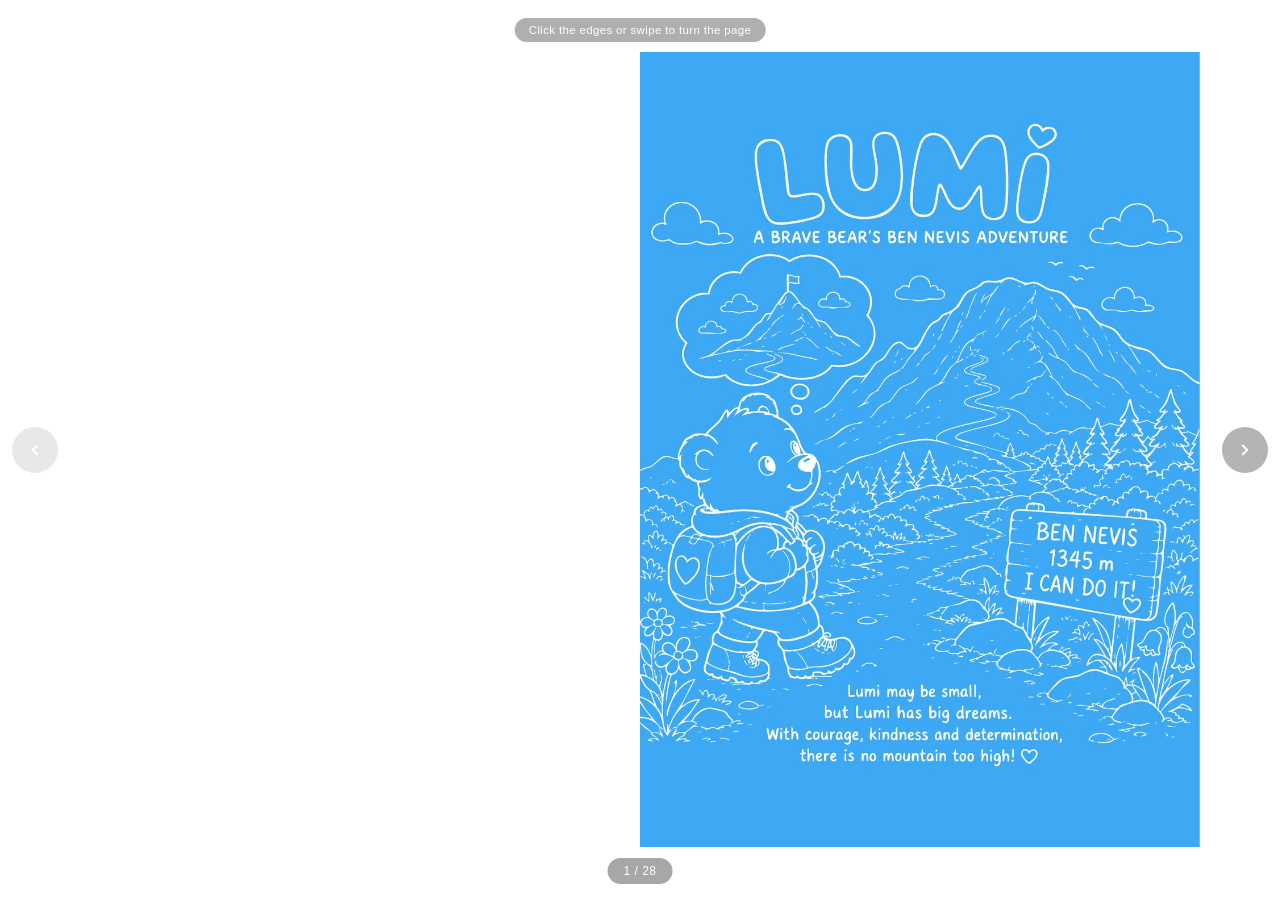
<file: lumi-preview-banner/index.html>
<!DOCTYPE html>
<html lang="en">
<head>
<meta charset="UTF-8">
<meta name="author" content="Best Web Studio Ltd">
<!-- Author: Best Web Studio Ltd -->
<meta name="viewport" content="width=device-width, initial-scale=1.0, maximum-scale=1.0, user-scalable=no">
<title>Preview Book</title>
<meta name="robots" content="noindex, nofollow">
<style>
  :root{
    --arrow-bg: rgba(20,24,30,0.38);
    --arrow-bg-hover: rgba(20,24,30,0.58);
    --ui-color: #ffffff;
    --shadow: 0 30px 60px -20px rgba(15,20,30,0.35), 0 10px 25px -10px rgba(15,20,30,0.25);
  }

  html, body{
    margin:0;
    padding:0;
    background: transparent !important;
    height:100%;
    overflow:hidden;
  }

  *{
    box-sizing:border-box;
    -webkit-user-drag:none;
    -webkit-tap-highlight-color: transparent;
  }

  body{
    font-family: -apple-system, BlinkMacSystemFont, "Segoe UI", Roboto, Helvetica, Arial, sans-serif;
    user-select:none;
    -webkit-user-select:none;
    -moz-user-select:none;
    -ms-user-select:none;
  }

  #stage{
    position:relative;
    width:100%;
    height:100vh;
    display:flex;
    align-items:center;
    justify-content:center;
    background:transparent;
    padding: 40px 70px;
  }

  #book{
    filter: none;
  }

  .page{
    background:#ffffff;
    overflow:hidden;
  }

  .page-inner{
    width:100%;
    height:100%;
    background-size: cover;
    background-position: center;
    background-repeat: no-repeat;
    pointer-events:none;
  }

  .page.--left .page-shadow{
    box-shadow: inset -10px 0 20px -15px rgba(0,0,0,0.35);
  }
  .page.--right .page-shadow{
    box-shadow: inset 10px 0 20px -15px rgba(0,0,0,0.35);
  }

  /* Navigation arrows */
  .nav-arrow{
    position:absolute;
    top:50%;
    transform: translateY(-50%);
    width:46px;
    height:46px;
    border-radius:50%;
    background: var(--arrow-bg);
    border: none;
    cursor:pointer;
    display:flex;
    align-items:center;
    justify-content:center;
    transition: background 0.2s ease, opacity 0.2s ease, transform 0.2s ease;
    z-index:20;
    opacity: 0.85;
  }
  .nav-arrow:hover{
    background: var(--arrow-bg-hover);
    opacity:1;
  }
  .nav-arrow:active{
    transform: translateY(-50%) scale(0.92);
  }
  .nav-arrow svg{
    width:18px;
    height:18px;
    fill:none;
    stroke: var(--ui-color);
    stroke-width:2.4;
    stroke-linecap:round;
    stroke-linejoin:round;
  }
  .nav-arrow.--prev{ left:12px; }
  .nav-arrow.--next{ right:12px; }
  .nav-arrow[disabled]{
    opacity:0.25;
    cursor:default;
    pointer-events:none;
  }

  /* Page counter */
  #counter{
    position:absolute;
    left:50%;
    bottom:16px;
    transform: translateX(-50%);
    padding: 6px 16px;
    border-radius: 999px;
    background: var(--arrow-bg);
    color: var(--ui-color);
    font-size:12px;
    letter-spacing:0.04em;
    font-variant-numeric: tabular-nums;
    z-index:20;
    user-select:none;
    pointer-events:none;
  }

  /* Hint */
  #hint{
    position:absolute;
    left:50%;
    top:18px;
    transform: translateX(-50%);
    padding:6px 14px;
    border-radius:999px;
    background: var(--arrow-bg);
    color: var(--ui-color);
    font-size:11.5px;
    letter-spacing:0.03em;
    z-index:20;
    opacity:0.9;
    transition: opacity 0.6s ease;
    pointer-events:none;
    white-space:nowrap;
  }
  #hint.--hidden{ opacity:0; }

  @media (max-width: 640px){
    #stage{ padding: 16px 44px; }
    .nav-arrow{ width:38px; height:38px; }
    .nav-arrow.--prev{ left:4px; }
    .nav-arrow.--next{ right:4px; }
    #hint{ font-size:10.5px; padding:5px 11px; top:10px;}
    #counter{ font-size:11px; bottom:10px; }
  }
</style>
</head>
<body>

<div id="stage">
  <button class="nav-arrow --prev" id="btnPrev" aria-label="Previous page">
    <svg viewBox="0 0 24 24"><polyline points="15 18 9 12 15 6"></polyline></svg>
  </button>

  <div id="book"></div>

  <button class="nav-arrow --next" id="btnNext" aria-label="Next page">
    <svg viewBox="0 0 24 24"><polyline points="9 18 15 12 9 6"></polyline></svg>
  </button>

  <div id="hint">Click the edges or swipe to turn the page</div>
  <div id="counter">1 / 28</div>
</div>

<script src="page-flip.browser.js"></script>
<script>
(function(){
  "use strict";

  /* ---------------------------------------------------------
     Basic copy-protection deterrents.
     Note: no client-side measure can make images fully
     un-copyable (screenshots always work) — this only raises
     the bar for casual right-click / drag / devtools saving.
  --------------------------------------------------------- */
  document.addEventListener('contextmenu', function(e){ e.preventDefault(); }, false);
  document.addEventListener('dragstart', function(e){ e.preventDefault(); }, false);
  document.addEventListener('selectstart', function(e){ e.preventDefault(); }, false);
  document.addEventListener('keydown', function(e){
    var k = e.key ? e.key.toLowerCase() : '';
    if (k === 'f12') { e.preventDefault(); return; }
    if ((e.ctrlKey || e.metaKey) && e.shiftKey && (k === 'i' || k === 'j' || k === 'c')) { e.preventDefault(); return; }
    if ((e.ctrlKey || e.metaKey) && (k === 'u' || k === 's')) { e.preventDefault(); return; }
  }, false);

  /* ---------------------------------------------------------
     Build page list.
     Pages 1 and 30 (front / back cover) are marked hard.
  --------------------------------------------------------- */
  var TOTAL_PAGES = 28;
  var bookEl = document.getElementById('book');

  for (var i = 1; i <= TOTAL_PAGES; i++) {
    var num = ('0' + i).slice(-2);
    var isCover = (i === 1 || i === TOTAL_PAGES);

    var pageDiv = document.createElement('div');
    pageDiv.className = 'page';
    if (isCover) pageDiv.setAttribute('data-density', 'hard');

    var inner = document.createElement('div');
    inner.className = 'page-inner';
    inner.style.backgroundImage = "url('pages/page-" + num + ".jpg')";

    pageDiv.appendChild(inner);
    bookEl.appendChild(pageDiv);
  }

  /* ---------------------------------------------------------
     Sizing: page images are 986 x 1400 px (ratio ~0.7043)
  --------------------------------------------------------- */
  function computeSize() {
    var padX = window.innerWidth <= 640 ? 88 : 200;
    var padY = window.innerWidth <= 640 ? 60 : 120;
    var availW = window.innerWidth - padX;
    var availH = window.innerHeight - padY;

    var ratio = 986 / 1400;
    var singleW = Math.min(availW / 2, availH * ratio);
    var singleH = singleW / ratio;

    singleW = Math.max(180, Math.min(singleW, 560));
    singleH = singleW / ratio;

    return { w: Math.round(singleW), h: Math.round(singleH) };
  }

  var size = computeSize();

  var pageFlip = new St.PageFlip(bookEl, {
    width: size.w,
    height: size.h,
    size: 'stretch',
    minWidth: 180,
    maxWidth: 560,
    minHeight: 250,
    maxHeight: 800,
    showCover: true,
    usePortrait: true,
    maxShadowOpacity: 0.5,
    mobileScrollSupport: true,
    swipeDistance: 20,
    flippingTime: 700,
    useMouseEvents: true
  });

  pageFlip.loadFromHTML(document.querySelectorAll('.page'));

  /* ---------------------------------------------------------
     Controls
  --------------------------------------------------------- */
  var counterEl = document.getElementById('counter');
  var btnPrev = document.getElementById('btnPrev');
  var btnNext = document.getElementById('btnNext');
  var hintEl = document.getElementById('hint');

  function updateUI() {
    var current = pageFlip.getCurrentPageIndex() + 1;
    var total = pageFlip.getPageCount();
    counterEl.textContent = current + ' / ' + total;
    btnPrev.disabled = current <= 1;
    btnNext.disabled = current >= total;
  }

  pageFlip.on('flip', updateUI);
  pageFlip.on('init', updateUI);

  btnPrev.addEventListener('click', function(){ pageFlip.flipPrev(); });
  btnNext.addEventListener('click', function(){ pageFlip.flipNext(); });

  document.addEventListener('keydown', function(e){
    if (e.key === 'ArrowLeft') pageFlip.flipPrev();
    if (e.key === 'ArrowRight') pageFlip.flipNext();
  });

  var hintHidden = false;
  function hideHint(){
    if (hintHidden) return;
    hintHidden = true;
    hintEl.classList.add('--hidden');
  }
  pageFlip.on('flip', hideHint);
  setTimeout(hideHint, 5000);

  /* ---------------------------------------------------------
     Responsive resize
  --------------------------------------------------------- */
  var resizeTimer;
  window.addEventListener('resize', function(){
    clearTimeout(resizeTimer);
    resizeTimer = setTimeout(function(){
      var s = computeSize();
      pageFlip.update();
    }, 150);
  });

})();
</script>

</body>
</html>
</file>
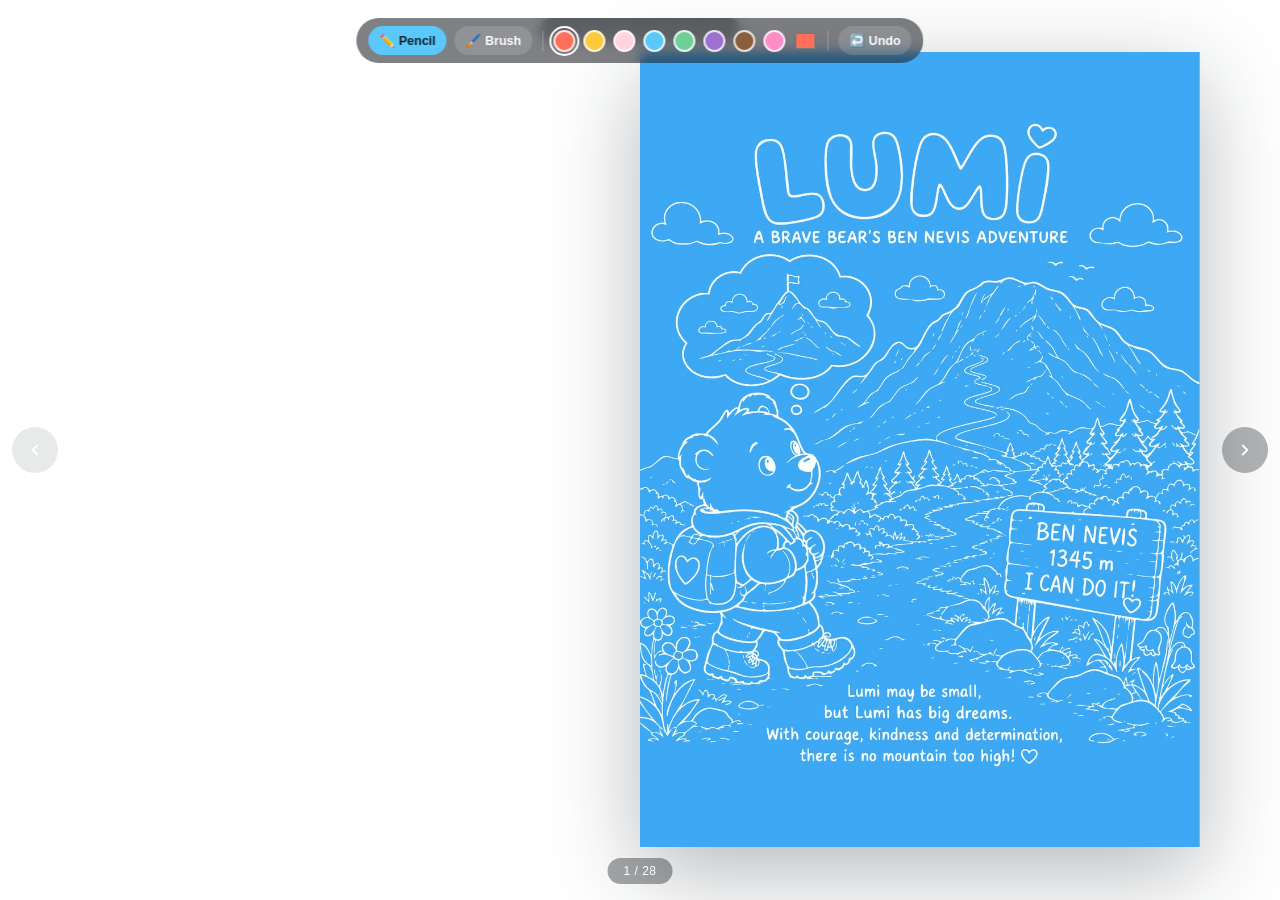
<file: lumi-preview/index.html>
<!DOCTYPE html>
<html lang="en">
<head>
<meta charset="UTF-8">
<meta name="author" content="Best Web Studio Ltd">
<!-- Author: Best Web Studio Ltd -->
<meta name="viewport" content="width=device-width, initial-scale=1.0, maximum-scale=1.0, user-scalable=no">
<title>Preview Book</title>
<meta name="robots" content="noindex, nofollow">
<style>
  :root{
    --arrow-bg: rgba(20,24,30,0.38);
    --arrow-bg-hover: rgba(20,24,30,0.58);
    --ui-color: #ffffff;
    --shadow: 0 30px 60px -20px rgba(15,20,30,0.35), 0 10px 25px -10px rgba(15,20,30,0.25);
  }

  html, body{
    margin:0;
    padding:0;
    background: transparent !important;
    height:100%;
    overflow:hidden;
  }

  *{
    box-sizing:border-box;
    -webkit-user-drag:none;
    -webkit-tap-highlight-color: transparent;
  }

  body{
    font-family: -apple-system, BlinkMacSystemFont, "Segoe UI", Roboto, Helvetica, Arial, sans-serif;
    user-select:none;
    -webkit-user-select:none;
    -moz-user-select:none;
    -ms-user-select:none;
  }

  #stage{
    position:relative;
    width:100%;
    height:100vh;
    display:flex;
    align-items:center;
    justify-content:center;
    background:transparent;
    padding: 40px 70px;
  }

  #book{
    filter: drop-shadow(0 25px 45px rgba(10,15,25,0.30));
  }

  .page{
    background:#ffffff;
    overflow:hidden;
  }

  .page-inner{
    width:100%;
    height:100%;
    background-size: cover;
    background-position: center;
    background-repeat: no-repeat;
    pointer-events:none;
  }

  .page.--left .page-shadow{
    box-shadow: inset -10px 0 20px -15px rgba(0,0,0,0.35);
  }
  .page.--right .page-shadow{
    box-shadow: inset 10px 0 20px -15px rgba(0,0,0,0.35);
  }

  /* Navigation arrows */
  .nav-arrow{
    position:absolute;
    top:50%;
    transform: translateY(-50%);
    width:46px;
    height:46px;
    border-radius:50%;
    background: var(--arrow-bg);
    border: none;
    cursor:pointer;
    display:flex;
    align-items:center;
    justify-content:center;
    transition: background 0.2s ease, opacity 0.2s ease, transform 0.2s ease;
    z-index:20;
    opacity: 0.85;
  }
  .nav-arrow:hover{
    background: var(--arrow-bg-hover);
    opacity:1;
  }
  .nav-arrow:active{
    transform: translateY(-50%) scale(0.92);
  }
  .nav-arrow svg{
    width:18px;
    height:18px;
    fill:none;
    stroke: var(--ui-color);
    stroke-width:2.4;
    stroke-linecap:round;
    stroke-linejoin:round;
  }
  .nav-arrow.--prev{ left:12px; }
  .nav-arrow.--next{ right:12px; }
  .nav-arrow[disabled]{
    opacity:0.25;
    cursor:default;
    pointer-events:none;
  }

  /* Page counter */
  #counter{
    position:absolute;
    left:50%;
    bottom:16px;
    transform: translateX(-50%);
    padding: 6px 16px;
    border-radius: 999px;
    background: var(--arrow-bg);
    color: var(--ui-color);
    font-size:12px;
    letter-spacing:0.04em;
    font-variant-numeric: tabular-nums;
    z-index:20;
    user-select:none;
    pointer-events:none;
  }

  /* Hint */
  #hint{
    position:absolute;
    left:50%;
    top:18px;
    transform: translateX(-50%);
    padding:6px 14px;
    border-radius:999px;
    background: var(--arrow-bg);
    color: var(--ui-color);
    font-size:11.5px;
    letter-spacing:0.03em;
    z-index:20;
    opacity:0.9;
    transition: opacity 0.6s ease;
    pointer-events:none;
    white-space:nowrap;
  }
  #hint.--hidden{ opacity:0; }

  @media (max-width: 640px){
    #stage{ padding: 16px 44px; }
    .nav-arrow{ width:38px; height:38px; }
    .nav-arrow.--prev{ left:4px; }
    .nav-arrow.--next{ right:4px; }
    #hint{ font-size:10.5px; padding:5px 11px; top:10px;}
    #counter{ font-size:11px; bottom:10px; }
  }

  /* ---------- coloring layer ---------- */
  .page-inner{ position:relative; }
  .color-canvas{
    position:absolute;
    top:0; left:0;
    width:100%;
    height:100%;
    touch-action:none;
    pointer-events:auto;
  }

  /* ---------- toolbar ---------- */
  #toolbar{
    position:absolute;
    left:50%;
    top:18px;
    transform: translateX(-50%);
    display:flex;
    align-items:center;
    gap:8px;
    padding:8px 12px;
    border-radius:999px;
    background: rgba(20,24,30,0.55);
    backdrop-filter: blur(6px);
    z-index:30;
    font-family: -apple-system, BlinkMacSystemFont, "Segoe UI", Roboto, Helvetica, Arial, sans-serif;
  }
  #toolbar .tbtn{
    padding:7px 11px;
    border-radius:999px;
    border:none;
    cursor:pointer;
    font-size:12.5px;
    font-weight:600;
    background: rgba(255,255,255,0.14);
    color:#fff;
    white-space:nowrap;
  }
  #toolbar .tbtn.active{ background:#5AC8FA; color:#12202b; }
  #toolbar .swatch{
    width:22px;height:22px;border-radius:50%;
    border:2px solid rgba(255,255,255,0.8);
    cursor:pointer;
    flex-shrink:0;
  }
  #toolbar .swatch.active{ outline:2px solid #fff; outline-offset:2px; }
  #toolbar input[type=color]{
    width:24px;height:24px;border:none;border-radius:50%;cursor:pointer;padding:0;background:none;
  }
  #toolbar .sep{ width:1px; height:20px; background:rgba(255,255,255,0.25); margin:0 2px; }
  @media (max-width: 640px){
    #toolbar{ top:auto; bottom:44px; max-width:94vw; overflow-x:auto; padding:6px 10px; gap:6px; }
    #toolbar .tbtn{ padding:6px 9px; font-size:11px; }
  }
</style>
</head>
<body>

<div id="stage">
  <div id="toolbar">
    <button class="tbtn active" id="modePencil">✏️ Pencil</button>
    <button class="tbtn" id="modeBrush">🖌️ Brush</button>
    <div class="sep"></div>
    <div class="swatch active" data-color="#FF6F59" style="background:#FF6F59"></div>
    <div class="swatch" data-color="#FFC93C" style="background:#FFC93C"></div>
    <div class="swatch" data-color="#FFD3E0" style="background:#FFD3E0"></div>
    <div class="swatch" data-color="#5AC8FA" style="background:#5AC8FA"></div>
    <div class="swatch" data-color="#6FCF97" style="background:#6FCF97"></div>
    <div class="swatch" data-color="#9B72CF" style="background:#9B72CF"></div>
    <div class="swatch" data-color="#8B5E3C" style="background:#8B5E3C"></div>
    <div class="swatch" data-color="#FF8CC6" style="background:#FF8CC6"></div>
    <input type="color" id="customColor" value="#FF6F59">
    <div class="sep"></div>
    <button class="tbtn" id="undoBtn">↩️ Undo</button>
  </div>

  <button class="nav-arrow --prev" id="btnPrev" aria-label="Previous page">
    <svg viewBox="0 0 24 24"><polyline points="15 18 9 12 15 6"></polyline></svg>
  </button>

  <div id="book"></div>

  <button class="nav-arrow --next" id="btnNext" aria-label="Next page">
    <svg viewBox="0 0 24 24"><polyline points="9 18 15 12 9 6"></polyline></svg>
  </button>

  <div id="hint">Use the arrows to turn the page</div>
  <div id="counter">1 / 28</div>
</div>

<script src="page-flip.browser.js"></script>
<script>
(function(){
  "use strict";

  /* ---------------------------------------------------------
     Basic copy-protection deterrents.
     Note: no client-side measure can make images fully
     un-copyable (screenshots always work) — this only raises
     the bar for casual right-click / drag / devtools saving.
  --------------------------------------------------------- */
  document.addEventListener('contextmenu', function(e){ e.preventDefault(); }, false);
  document.addEventListener('dragstart', function(e){ e.preventDefault(); }, false);
  document.addEventListener('selectstart', function(e){ e.preventDefault(); }, false);
  document.addEventListener('keydown', function(e){
    var k = e.key ? e.key.toLowerCase() : '';
    if (k === 'f12') { e.preventDefault(); return; }
    if ((e.ctrlKey || e.metaKey) && e.shiftKey && (k === 'i' || k === 'j' || k === 'c')) { e.preventDefault(); return; }
    if ((e.ctrlKey || e.metaKey) && (k === 'u' || k === 's')) { e.preventDefault(); return; }
  }, false);

  /* ---------------------------------------------------------
     Build page list.
     Pages 1 and 30 (front / back cover) are marked hard.
  --------------------------------------------------------- */
  var PAGE_MARGIN = 22;  // keep strokes inside this frame

  // Draws a black frame marking the paintable area, matching the printed
  // border already visible on some pages - open on the spine side (no line
  // there, just like a real book's inner margin), rounded on the two outer
  // corners.
  function drawPaintFrame(ctx, w, h, isLeftPage){
    var r = 20, lw = 7;
    var T = PAGE_MARGIN, B = PAGE_MARGIN;
    var outer = PAGE_MARGIN, spine = 0;
    var L = isLeftPage ? outer : spine;
    var R = isLeftPage ? spine : outer;
    ctx.save();
    ctx.strokeStyle = '#111';
    ctx.lineWidth = lw;
    ctx.lineJoin = 'round';
    ctx.lineCap = 'round';
    ctx.beginPath();
    if (isLeftPage) {
      ctx.moveTo(w-R, T);
      ctx.lineTo(L+r, T);
      ctx.arcTo(L, T, L, T+r, r);
      ctx.lineTo(L, h-B-r);
      ctx.arcTo(L, h-B, L+r, h-B, r);
      ctx.lineTo(w-R, h-B);
    } else {
      ctx.moveTo(L, T);
      ctx.lineTo(w-R-r, T);
      ctx.arcTo(w-R, T, w-R, T+r, r);
      ctx.lineTo(w-R, h-B-r);
      ctx.arcTo(w-R, h-B, w-R-r, h-B, r);
      ctx.lineTo(L, h-B);
    }
    ctx.stroke();
    ctx.restore();
  }

  var TOTAL_PAGES = 28;
  var FIRST_CONTENT_PAGE = 3;   // 1 = front cover, 2 = inside-front cover
  var LAST_CONTENT_PAGE = 26;   // 27 = inside-back cover, 28 = back cover
  var bookEl = document.getElementById('book');
  var canvasByPage = {}; // pageNum -> {canvas, ctx, history, img}

  for (var i = 1; i <= TOTAL_PAGES; i++) {
    var num = ('0' + i).slice(-2);
    var isCover = (i === 1 || i === TOTAL_PAGES);

    var pageDiv = document.createElement('div');
    pageDiv.className = 'page';
    if (isCover) pageDiv.setAttribute('data-density', 'hard');

    var inner = document.createElement('div');
    inner.className = 'page-inner';

    var isColorable = (i >= FIRST_CONTENT_PAGE && i <= LAST_CONTENT_PAGE);

    inner.style.backgroundImage = "url('pages/page-" + num + ".jpg')";
    inner.style.backgroundSize = 'cover';
    inner.style.backgroundPosition = 'center';
    inner.style.backgroundRepeat = 'no-repeat';

    if (isColorable) {
      (function(pageNum){
        var canvas = document.createElement('canvas');
        canvas.className = 'color-canvas';
        canvas.width = 986; canvas.height = 1400;
        inner.appendChild(canvas);
        var ctx = canvas.getContext('2d', {willReadFrequently:true});
        if (pageNum !== 3 && pageNum !== 26) {
          drawPaintFrame(ctx, canvas.width, canvas.height, pageNum % 2 === 0);
        }
        // baseline (frame only, no strokes) - never has an external image
        // drawn into it, so it's never tainted and getImageData/putImageData
        // always work, even when this file is opened directly (file://).
        var entry = {canvas:canvas, ctx:ctx, history:[ctx.getImageData(0,0,canvas.width,canvas.height)], loaded:true};
        canvasByPage[pageNum] = entry;
        attachDrawing(entry, pageNum);
      })(i);
    }


    pageDiv.appendChild(inner);
    bookEl.appendChild(pageDiv);
  }

  /* ---------------------------------------------------------
     Sizing: page images are 986 x 1400 px (ratio ~0.7043)
  --------------------------------------------------------- */
  function computeSize() {
    var padX = window.innerWidth <= 640 ? 88 : 200;
    var padY = window.innerWidth <= 640 ? 60 : 120;
    var availW = window.innerWidth - padX;
    var availH = window.innerHeight - padY;

    var ratio = 986 / 1400;
    var singleW = Math.min(availW / 2, availH * ratio);
    var singleH = singleW / ratio;

    singleW = Math.max(180, Math.min(singleW, 560));
    singleH = singleW / ratio;

    return { w: Math.round(singleW), h: Math.round(singleH) };
  }

  var size = computeSize();

  /* ---------------------------------------------------------
     Coloring: pencil + brush, clipped to the artwork frame.
     Each page has its own canvas, so a stroke that crosses the
     book's spine has to hand off from one canvas to the other -
     handled globally (at document level) so it feels seamless.
  --------------------------------------------------------- */
  var mode = 'pencil';
  var currentColor = '#FF6F59';
  var lastActivePage = null;
  var activePage = null; // pageNum currently being drawn on, or null

  function attachDrawing(entry, pageNum){
    var canvas = entry.canvas, ctx = entry.ctx;
    var preStrokeSnapshot = null, scratch = null, scratchCtx = null;

    function getPos(clientX, clientY){
      var rect = canvas.getBoundingClientRect();
      var scaleX = canvas.width/rect.width, scaleY = canvas.height/rect.height;
      return [Math.floor((clientX-rect.left)*scaleX), Math.floor((clientY-rect.top)*scaleY)];
    }
    function isInside(clientX, clientY){
      var rect = canvas.getBoundingClientRect();
      return clientX>=rect.left && clientX<=rect.right && clientY>=rect.top && clientY<=rect.bottom;
    }
    function composite(){
      var w=canvas.width, h=canvas.height;
      ctx.putImageData(preStrokeSnapshot,0,0);
      ctx.save();
      ctx.beginPath();
      // Even page numbers sit on the LEFT of a spread, odd on the RIGHT
      // (fixed by this book's pagination: 1 alone, then (2,3)(4,5)...(26,27), 28 alone).
      // Skip the inset on whichever side faces the spine, so there's no
      // dead unpaintable strip right where the two pages meet.
      var isLeftPage = (pageNum % 2 === 0);
      var leftInset  = isLeftPage ? PAGE_MARGIN : 0;
      var rightInset = isLeftPage ? 0 : PAGE_MARGIN;
      ctx.rect(leftInset, PAGE_MARGIN, w-leftInset-rightInset, h-2*PAGE_MARGIN);
      ctx.clip();
      ctx.globalAlpha = 0.55;
      ctx.drawImage(scratch,0,0);
      ctx.restore();
    }
    function beginStroke(clientX, clientY){
      if(!entry.loaded) return;
      lastActivePage = pageNum;
      activePage = pageNum;
      var p = getPos(clientX, clientY), x=p[0], y=p[1];
      var w=canvas.width, h=canvas.height;
      preStrokeSnapshot = ctx.getImageData(0,0,w,h);
      scratch = document.createElement('canvas');
      scratch.width=w; scratch.height=h;
      scratchCtx = scratch.getContext('2d');
      scratchCtx.strokeStyle=currentColor; scratchCtx.fillStyle=currentColor;
      var lw = mode==='pencil' ? 9 : 32;
      scratchCtx.lineWidth=lw; scratchCtx.lineJoin='round'; scratchCtx.lineCap='round';
      scratchCtx.beginPath(); scratchCtx.arc(x,y,lw/2,0,Math.PI*2); scratchCtx.fill();
      scratchCtx.beginPath(); scratchCtx.moveTo(x,y);
      composite();
    }
    function continueStroke(clientX, clientY){
      var p = getPos(clientX, clientY);
      scratchCtx.lineTo(p[0],p[1]); scratchCtx.stroke();
      scratchCtx.beginPath(); scratchCtx.moveTo(p[0],p[1]);
      composite();
    }
    function endStroke(){
      entry.history.push(ctx.getImageData(0,0,canvas.width,canvas.height));
      if(entry.history.length>12) entry.history.shift();
      scratch=null; scratchCtx=null; preStrokeSnapshot=null;
    }
    entry.beginStroke = beginStroke;
    entry.continueStroke = continueStroke;
    entry.endStroke = endStroke;
    entry.isInside = isInside;
    entry.getPos = getPos;

    canvas.addEventListener('mousedown', function(e){ e.stopPropagation(); beginStroke(e.clientX, e.clientY); });
    canvas.addEventListener('touchstart', function(e){ e.preventDefault(); e.stopPropagation(); var t=e.touches[0]; beginStroke(t.clientX, t.clientY); }, {passive:false});
    canvas.addEventListener('contextmenu', function(e){ e.preventDefault(); });
    entry.undo = function(){
      if(entry.history.length>1){
        entry.history.pop();
        ctx.putImageData(entry.history[entry.history.length-1],0,0);
      }
    };
  }

  // Global handoff: once a stroke is active, follow the pointer across
  // pages so drawing continues smoothly across the book's spine.
  function handleGlobalMove(clientX, clientY){
    if(activePage===null) return;
    var current = canvasByPage[activePage];
    if(current && current.isInside(clientX, clientY)){
      current.continueStroke(clientX, clientY);
      return;
    }
    // pointer moved onto a different page (or off it) - hand off the stroke
    for (var pn in canvasByPage) {
      var entry = canvasByPage[pn];
      if (entry.isInside(clientX, clientY)) {
        if (current) current.endStroke();
        activePage = Number(pn);
        entry.beginStroke(clientX, clientY);
        return;
      }
    }
    // pointer is over neither page (in the gutter/margin) - just pause;
    // resumes automatically once it re-enters a page canvas
  }
  function handleGlobalUp(){
    if(activePage===null) return;
    var current = canvasByPage[activePage];
    if(current) current.endStroke();
    activePage = null;
  }
  document.addEventListener('mousemove', function(e){ handleGlobalMove(e.clientX, e.clientY); });
  document.addEventListener('mouseup', handleGlobalUp);
  document.addEventListener('touchmove', function(e){
    if(activePage===null) return;
    e.preventDefault();
    var t = e.touches[0];
    handleGlobalMove(t.clientX, t.clientY);
  }, {passive:false});
  document.addEventListener('touchend', handleGlobalUp);

  var modePencilBtn = document.getElementById('modePencil');
  var modeBrushBtn = document.getElementById('modeBrush');
  modePencilBtn.addEventListener('click', function(){
    mode='pencil'; modePencilBtn.classList.add('active'); modeBrushBtn.classList.remove('active');
  });
  modeBrushBtn.addEventListener('click', function(){
    mode='brush'; modeBrushBtn.classList.add('active'); modePencilBtn.classList.remove('active');
  });
  Array.prototype.forEach.call(document.querySelectorAll('#toolbar .swatch'), function(s){
    s.addEventListener('click', function(){
      Array.prototype.forEach.call(document.querySelectorAll('#toolbar .swatch'), function(x){ x.classList.remove('active'); });
      s.classList.add('active');
      currentColor = s.dataset.color;
    });
  });
  document.getElementById('customColor').addEventListener('input', function(e){
    currentColor = e.target.value;
    Array.prototype.forEach.call(document.querySelectorAll('#toolbar .swatch'), function(x){ x.classList.remove('active'); });
  });
  document.getElementById('undoBtn').addEventListener('click', function(){
    var p = lastActivePage || (pageFlip.getCurrentPageIndex()+1);
    if(canvasByPage[p]) canvasByPage[p].undo();
  });
  // keep toolbar clicks/drags from ever reaching the book's drag-to-turn logic
  document.getElementById('toolbar').addEventListener('mousedown', function(e){ e.stopPropagation(); });
  document.getElementById('toolbar').addEventListener('touchstart', function(e){ e.stopPropagation(); }, {passive:true});


  var pageFlip = new St.PageFlip(bookEl, {
    width: size.w,
    height: size.h,
    size: 'stretch',
    minWidth: 180,
    maxWidth: 560,
    minHeight: 250,
    maxHeight: 800,
    showCover: true,
    usePortrait: true,
    maxShadowOpacity: 0.5,
    mobileScrollSupport: true,
    swipeDistance: 20,
    flippingTime: 700,
    useMouseEvents: false,
    showPageCorners: false
  });

  pageFlip.loadFromHTML(document.querySelectorAll('.page'));

  /* ---------------------------------------------------------
     Controls
  --------------------------------------------------------- */
  var counterEl = document.getElementById('counter');
  var btnPrev = document.getElementById('btnPrev');
  var btnNext = document.getElementById('btnNext');
  var hintEl = document.getElementById('hint');

  function updateUI() {
    var current = pageFlip.getCurrentPageIndex() + 1;
    var total = pageFlip.getPageCount();
    counterEl.textContent = current + ' / ' + total;
    btnPrev.disabled = current <= 1;
    btnNext.disabled = current >= total;
  }

  pageFlip.on('flip', updateUI);
  pageFlip.on('init', updateUI);

  btnPrev.addEventListener('click', function(){ pageFlip.flipPrev(); });
  btnNext.addEventListener('click', function(){ pageFlip.flipNext(); });

  document.addEventListener('keydown', function(e){
    if (e.key === 'ArrowLeft') pageFlip.flipPrev();
    if (e.key === 'ArrowRight') pageFlip.flipNext();
  });

  var hintHidden = false;
  function hideHint(){
    if (hintHidden) return;
    hintHidden = true;
    hintEl.classList.add('--hidden');
  }
  pageFlip.on('flip', hideHint);
  setTimeout(hideHint, 5000);

  /* ---------------------------------------------------------
     Responsive resize
  --------------------------------------------------------- */
  var resizeTimer;
  window.addEventListener('resize', function(){
    clearTimeout(resizeTimer);
    resizeTimer = setTimeout(function(){
      var s = computeSize();
      pageFlip.update();
    }, 150);
  });

})();
</script>

</body>
</html>
</file>
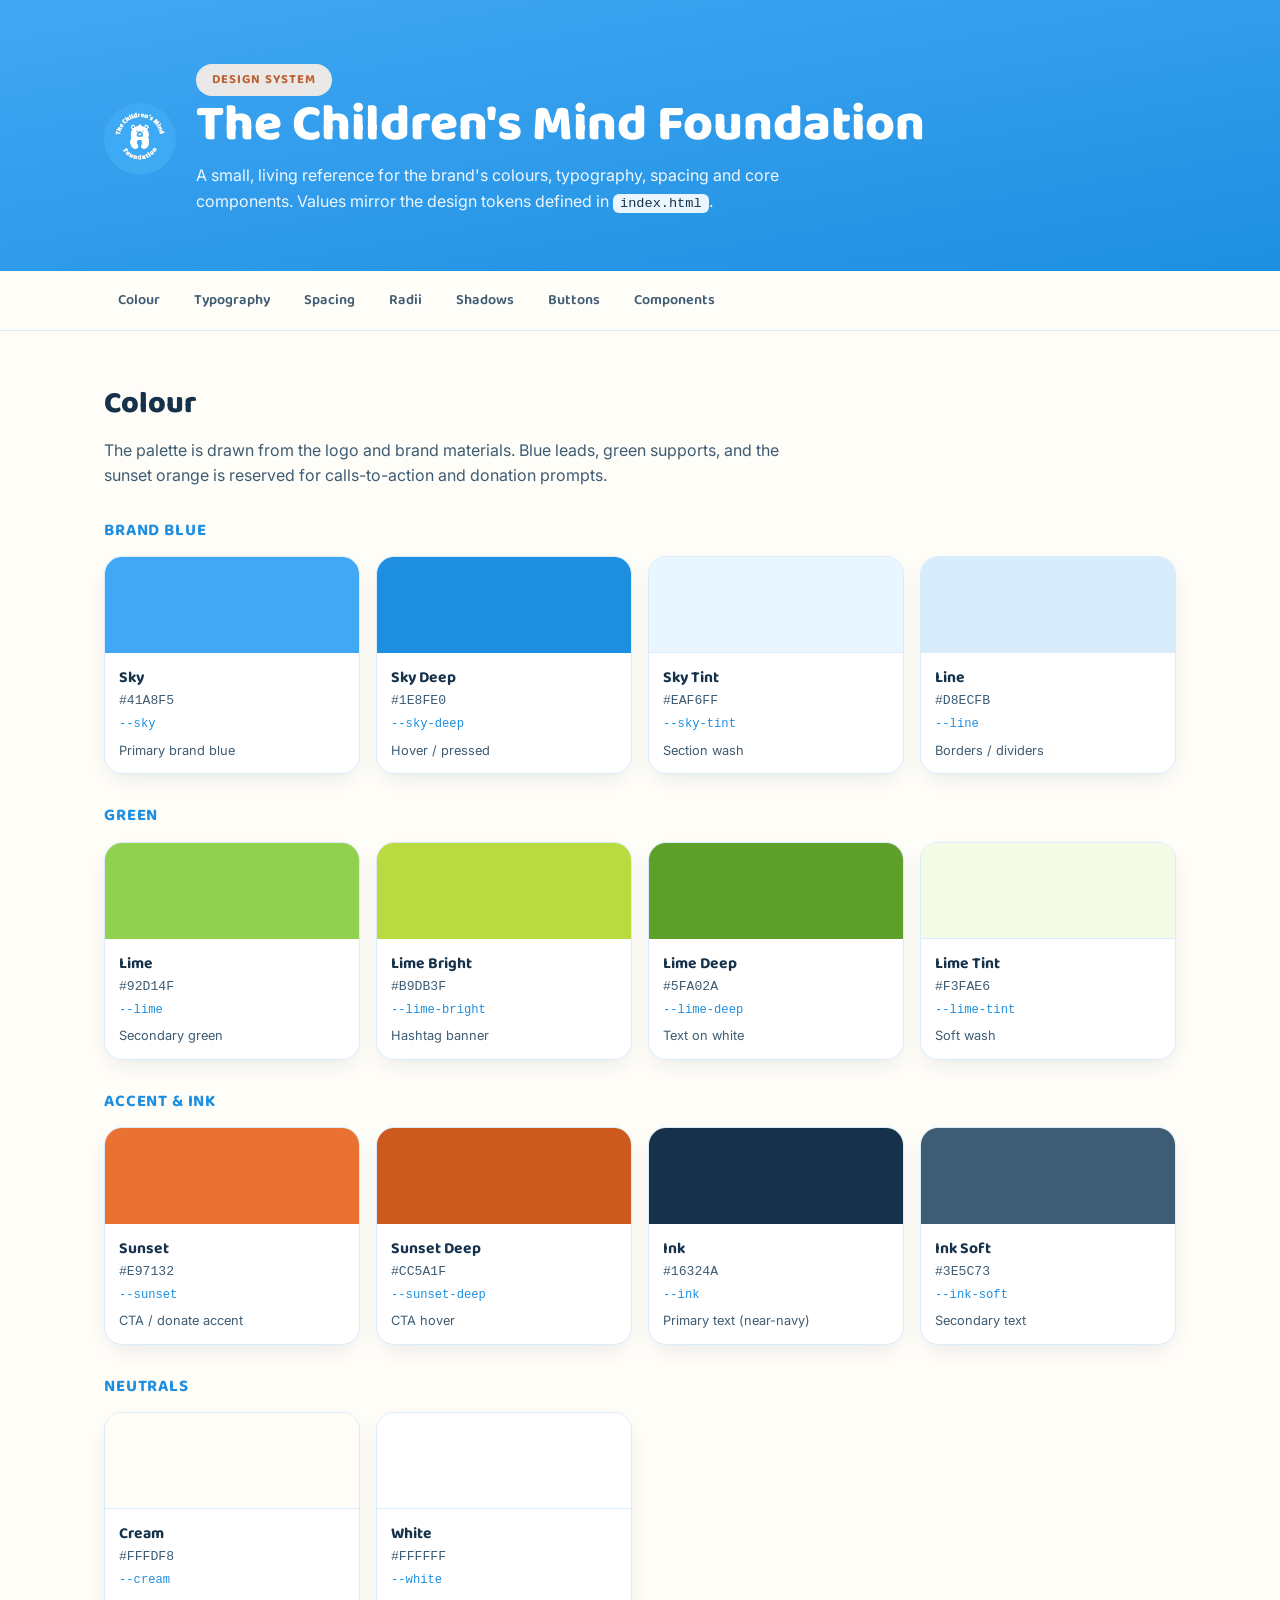
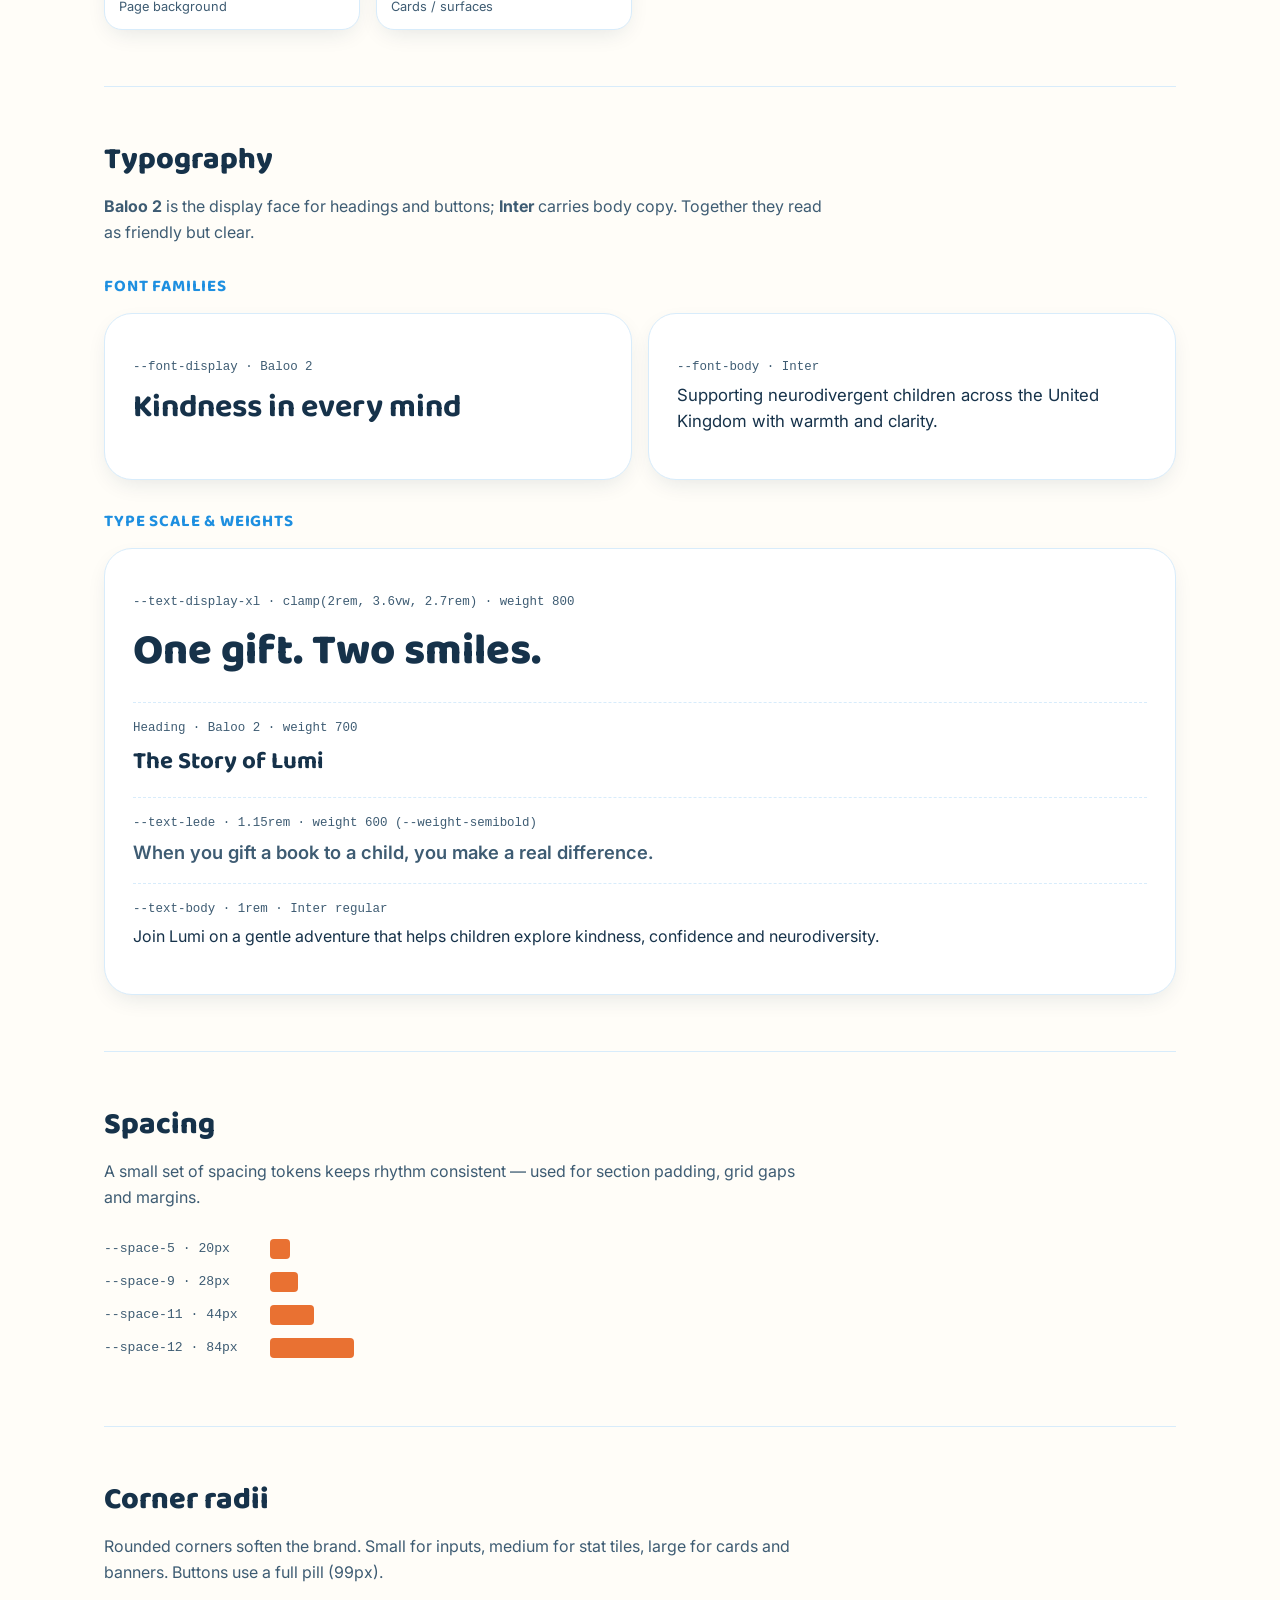
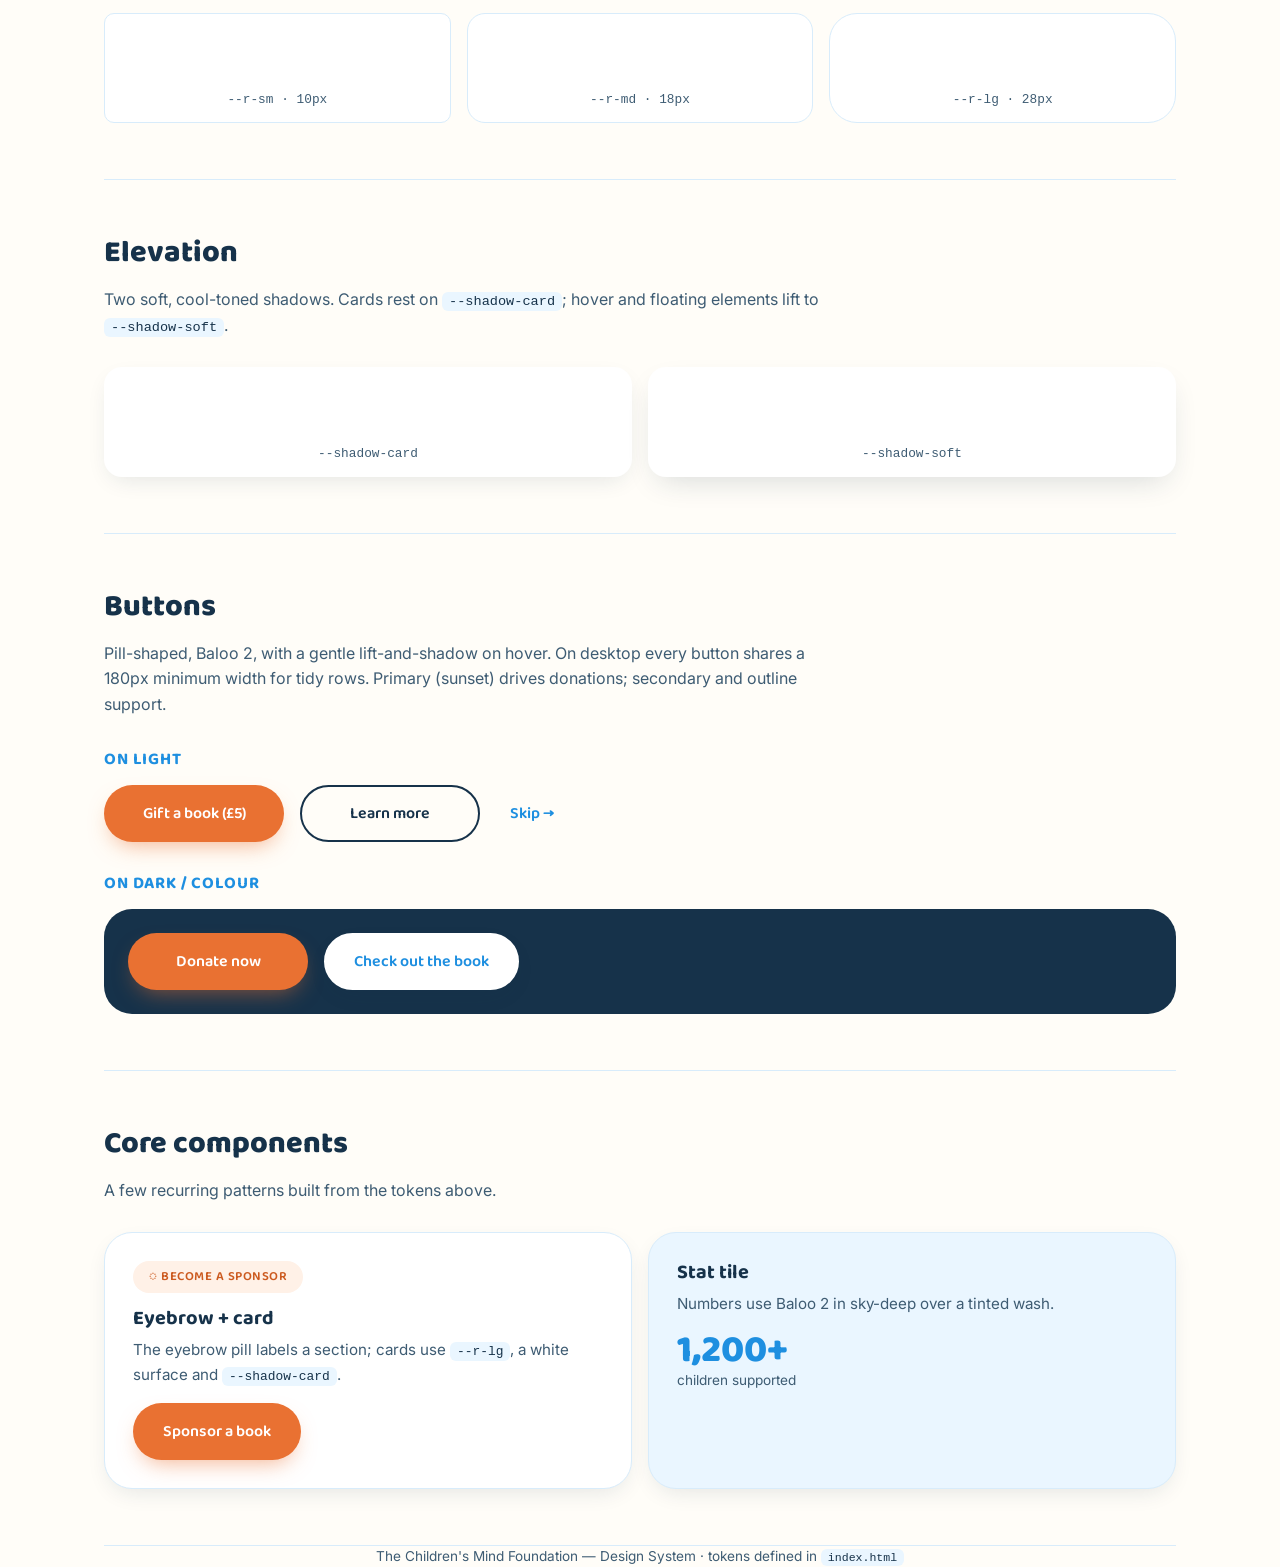
<file: design-system.html>
<!DOCTYPE html>
<html lang="en">
<head>
<link rel="icon" type="image/png" href="assets/favicon.png">
<meta charset="UTF-8">
<meta name="viewport" content="width=device-width, initial-scale=1.0">
<title>Design System — The Children's Mind Foundation</title>
<link rel="preconnect" href="https://fonts.googleapis.com">
<link href="https://fonts.googleapis.com/css2?family=Baloo+2:wght@500;600;700;800&family=Inter:wght@400;500;600;700&display=swap" rel="stylesheet">
<style>
:root{
  /* Core palette */
  --sky:#41A8F5; --sky-deep:#1E8FE0; --sky-tint:#EAF6FF;
  --lime:#92D14F; --lime-bright:#B9DB3F; --lime-deep:#5FA02A; --lime-tint:#F3FAE6;
  --sunset:#E97132; --sunset-deep:#CC5A1F;
  --ink:#16324A; --ink-soft:#3E5C73; --cream:#FFFDF8; --white:#FFFFFF; --line:#D8ECFB;
  /* Type */
  --font-display:'Baloo 2',system-ui,sans-serif;
  --font-body:'Inter',system-ui,sans-serif;
  --text-body:1rem; --text-lede:1.15rem; --text-display-xl:clamp(2rem,3.6vw,2.7rem);
  --weight-semibold:600; --weight-display-bold:800;
  /* Spacing */
  --space-5:20px; --space-9:28px; --space-11:44px; --space-12:84px;
  /* Radii */
  --r-sm:10px; --r-md:18px; --r-lg:28px;
  /* Shadows */
  --shadow-soft:0 12px 30px -10px rgba(22,50,74,.18);
  --shadow-card:0 8px 24px -8px rgba(22,50,74,.14);
}
*{box-sizing:border-box;}
body{margin:0;font-family:var(--font-body);color:var(--ink);background:var(--cream);line-height:1.6;-webkit-font-smoothing:antialiased;}
h1,h2,h3,h4{font-family:var(--font-display);line-height:1.15;margin:0;}
a{color:var(--sky-deep);}
code{font-family:ui-monospace,SFMono-Regular,Menlo,monospace;font-size:.85em;background:var(--sky-tint);color:var(--ink);padding:2px 7px;border-radius:6px;}

/* Layout */
.wrap{max-width:1120px;margin:0 auto;padding:0 24px;}
header.hero{background:linear-gradient(170deg,var(--sky) 0%,var(--sky-deep) 100%);color:var(--white);padding:64px 0 56px;}
header.hero .wrap{display:flex;align-items:center;gap:20px;flex-wrap:wrap;}
header.hero img{height:72px;width:72px;border-radius:50%;object-fit:cover;flex-shrink:0;}
header.hero .eyebrow{font-family:var(--font-display);font-weight:700;font-size:.8rem;letter-spacing:.08em;text-transform:uppercase;opacity:.9;}
header.hero h1{font-size:clamp(2rem,5vw,3.2rem);font-weight:800;color:var(--white);}
header.hero p{max-width:640px;color:rgba(255,255,255,.92);margin:8px 0 0;}

nav.toc{position:sticky;top:0;z-index:10;background:rgba(255,253,248,.9);backdrop-filter:blur(8px);border-bottom:1px solid var(--line);}
nav.toc .wrap{display:flex;gap:6px;flex-wrap:wrap;padding-top:12px;padding-bottom:12px;}
nav.toc a{font-family:var(--font-display);font-weight:600;font-size:.9rem;color:var(--ink-soft);text-decoration:none;padding:6px 14px;border-radius:99px;}
nav.toc a:hover{background:var(--sky-tint);color:var(--sky-deep);}

section{padding:56px 0;border-bottom:1px solid var(--line);}
section h2{font-size:1.9rem;font-weight:800;color:var(--ink);margin-bottom:6px;}
section .intro{color:var(--ink-soft);max-width:720px;margin-bottom:28px;}
h3.sub{font-size:1.05rem;font-weight:700;color:var(--sky-deep);text-transform:uppercase;letter-spacing:.05em;margin:32px 0 16px;}

/* Grids */
.grid{display:grid;gap:16px;}
.cols-4{grid-template-columns:repeat(4,1fr);}
.cols-3{grid-template-columns:repeat(3,1fr);}
.cols-2{grid-template-columns:repeat(2,1fr);}
@media(max-width:860px){.cols-4{grid-template-columns:repeat(2,1fr);}.cols-3{grid-template-columns:repeat(2,1fr);}}
@media(max-width:560px){.cols-4,.cols-3,.cols-2{grid-template-columns:1fr;}}

/* Swatches */
.swatch{border:1px solid var(--line);border-radius:var(--r-md);overflow:hidden;background:var(--white);box-shadow:var(--shadow-card);}
.swatch .chip{height:96px;}
.swatch .meta{padding:12px 14px;}
.swatch .name{font-family:var(--font-display);font-weight:700;font-size:.98rem;}
.swatch .hex{font-family:ui-monospace,monospace;font-size:.82rem;color:var(--ink-soft);text-transform:uppercase;}
.swatch .var{display:block;font-family:ui-monospace,monospace;font-size:.76rem;color:var(--sky-deep);margin-top:4px;}
.swatch .use{font-size:.8rem;color:var(--ink-soft);margin-top:6px;}

/* Type samples */
.type-row{padding:16px 0;border-top:1px dashed var(--line);}
.type-row:first-child{border-top:0;}
.type-row .label{font-size:.78rem;color:var(--ink-soft);font-family:ui-monospace,monospace;margin-bottom:4px;}

/* Spacing */
.space-row{display:flex;align-items:center;gap:16px;margin-bottom:12px;}
.space-bar{background:var(--sunset);height:20px;border-radius:4px;}
.space-row .lbl{font-family:ui-monospace,monospace;font-size:.82rem;color:var(--ink-soft);width:150px;flex-shrink:0;}

/* Radii + shadow boxes */
.box{background:var(--white);border:1px solid var(--line);height:110px;display:flex;align-items:flex-end;justify-content:center;padding:12px;font-family:ui-monospace,monospace;font-size:.8rem;color:var(--ink-soft);}
.shadow-box{background:var(--white);height:110px;border-radius:var(--r-md);display:flex;align-items:flex-end;justify-content:center;padding:12px;font-family:ui-monospace,monospace;font-size:.8rem;color:var(--ink-soft);}

/* Buttons (mirrors site) */
.btn{display:inline-flex;align-items:center;gap:10px;font-family:var(--font-display);font-weight:600;font-size:1rem;padding:14px 28px;border-radius:99px;border:2px solid transparent;cursor:pointer;transition:transform .15s ease,box-shadow .15s ease,background .15s ease;white-space:nowrap;min-width:180px;justify-content:center;}
.btn:hover{transform:translateY(-2px);box-shadow:var(--shadow-soft);}
.btn-primary{background:var(--sunset);color:var(--white);box-shadow:0 10px 22px -8px rgba(233,113,50,.55);}
.btn-primary:hover{background:var(--sunset-deep);}
.btn-secondary{background:var(--white);color:var(--sky-deep);border-color:var(--white);box-shadow:var(--shadow-card);}
.btn-outline{background:transparent;color:var(--ink);border-color:var(--ink);}
.btn-outline:hover{background:var(--ink);color:var(--white);}
.btn-tertiary{background:transparent;color:var(--sky-deep);border-color:transparent;box-shadow:none;padding:14px 12px;min-width:auto;}
.btn-tertiary:hover{color:var(--sunset);text-decoration:underline;box-shadow:none;transform:none;}
.btn-row{display:flex;gap:16px;flex-wrap:wrap;align-items:center;}
.on-dark{background:var(--ink);padding:24px;border-radius:var(--r-lg);}

/* Component previews */
.eyebrow{display:inline-flex;align-items:center;gap:8px;font-family:var(--font-display);font-weight:600;font-size:.8rem;letter-spacing:.04em;text-transform:uppercase;color:var(--sunset-deep);background:#FFF1E7;padding:6px 16px;border-radius:99px;}
.card-demo{background:var(--white);border:1px solid var(--line);border-radius:var(--r-lg);padding:28px;box-shadow:var(--shadow-card);}
.card-demo h4{font-family:var(--font-display);font-size:1.25rem;margin-bottom:8px;}
.card-demo p{color:var(--ink-soft);margin:0 0 16px;font-size:.95rem;}

footer{padding:40px 0;color:var(--ink-soft);font-size:.85rem;text-align:center;}
</style>
</head>
<body>

<header class="hero">
  <div class="wrap">
    <img src="assets/badge_full.png" alt="The Children's Mind Foundation logo">
    <div>
      <div class="eyebrow">Design System</div>
      <h1>The Children's Mind Foundation</h1>
      <p>A small, living reference for the brand's colours, typography, spacing and core components. Values mirror the design tokens defined in <code>index.html</code>.</p>
    </div>
  </div>
</header>

<nav class="toc">
  <div class="wrap">
    <a href="#colour">Colour</a>
    <a href="#type">Typography</a>
    <a href="#spacing">Spacing</a>
    <a href="#radii">Radii</a>
    <a href="#shadow">Shadows</a>
    <a href="#buttons">Buttons</a>
    <a href="#components">Components</a>
  </div>
</nav>

<main class="wrap">

  <!-- COLOUR -->
  <section id="colour">
    <h2>Colour</h2>
    <p class="intro">The palette is drawn from the logo and brand materials. Blue leads, green supports, and the sunset orange is reserved for calls-to-action and donation prompts.</p>

    <h3 class="sub">Brand blue</h3>
    <div class="grid cols-4">
      <div class="swatch"><div class="chip" style="background:var(--sky)"></div><div class="meta"><div class="name">Sky</div><div class="hex">#41A8F5</div><span class="var">--sky</span><div class="use">Primary brand blue</div></div></div>
      <div class="swatch"><div class="chip" style="background:var(--sky-deep)"></div><div class="meta"><div class="name">Sky Deep</div><div class="hex">#1E8FE0</div><span class="var">--sky-deep</span><div class="use">Hover / pressed</div></div></div>
      <div class="swatch"><div class="chip" style="background:var(--sky-tint);border-bottom:1px solid var(--line)"></div><div class="meta"><div class="name">Sky Tint</div><div class="hex">#EAF6FF</div><span class="var">--sky-tint</span><div class="use">Section wash</div></div></div>
      <div class="swatch"><div class="chip" style="background:var(--line)"></div><div class="meta"><div class="name">Line</div><div class="hex">#D8ECFB</div><span class="var">--line</span><div class="use">Borders / dividers</div></div></div>
    </div>

    <h3 class="sub">Green</h3>
    <div class="grid cols-4">
      <div class="swatch"><div class="chip" style="background:var(--lime)"></div><div class="meta"><div class="name">Lime</div><div class="hex">#92D14F</div><span class="var">--lime</span><div class="use">Secondary green</div></div></div>
      <div class="swatch"><div class="chip" style="background:var(--lime-bright)"></div><div class="meta"><div class="name">Lime Bright</div><div class="hex">#B9DB3F</div><span class="var">--lime-bright</span><div class="use">Hashtag banner</div></div></div>
      <div class="swatch"><div class="chip" style="background:var(--lime-deep)"></div><div class="meta"><div class="name">Lime Deep</div><div class="hex">#5FA02A</div><span class="var">--lime-deep</span><div class="use">Text on white</div></div></div>
      <div class="swatch"><div class="chip" style="background:var(--lime-tint);border-bottom:1px solid var(--line)"></div><div class="meta"><div class="name">Lime Tint</div><div class="hex">#F3FAE6</div><span class="var">--lime-tint</span><div class="use">Soft wash</div></div></div>
    </div>

    <h3 class="sub">Accent &amp; ink</h3>
    <div class="grid cols-4">
      <div class="swatch"><div class="chip" style="background:var(--sunset)"></div><div class="meta"><div class="name">Sunset</div><div class="hex">#E97132</div><span class="var">--sunset</span><div class="use">CTA / donate accent</div></div></div>
      <div class="swatch"><div class="chip" style="background:var(--sunset-deep)"></div><div class="meta"><div class="name">Sunset Deep</div><div class="hex">#CC5A1F</div><span class="var">--sunset-deep</span><div class="use">CTA hover</div></div></div>
      <div class="swatch"><div class="chip" style="background:var(--ink)"></div><div class="meta"><div class="name">Ink</div><div class="hex">#16324A</div><span class="var">--ink</span><div class="use">Primary text (near-navy)</div></div></div>
      <div class="swatch"><div class="chip" style="background:var(--ink-soft)"></div><div class="meta"><div class="name">Ink Soft</div><div class="hex">#3E5C73</div><span class="var">--ink-soft</span><div class="use">Secondary text</div></div></div>
    </div>

    <h3 class="sub">Neutrals</h3>
    <div class="grid cols-4">
      <div class="swatch"><div class="chip" style="background:var(--cream);border-bottom:1px solid var(--line)"></div><div class="meta"><div class="name">Cream</div><div class="hex">#FFFDF8</div><span class="var">--cream</span><div class="use">Page background</div></div></div>
      <div class="swatch"><div class="chip" style="background:var(--white);border-bottom:1px solid var(--line)"></div><div class="meta"><div class="name">White</div><div class="hex">#FFFFFF</div><span class="var">--white</span><div class="use">Cards / surfaces</div></div></div>
    </div>
  </section>

  <!-- TYPOGRAPHY -->
  <section id="type">
    <h2>Typography</h2>
    <p class="intro"><strong>Baloo 2</strong> is the display face for headings and buttons; <strong>Inter</strong> carries body copy. Together they read as friendly but clear.</p>

    <h3 class="sub">Font families</h3>
    <div class="grid cols-2">
      <div class="card-demo"><div class="type-row"><div class="label">--font-display · Baloo 2</div><div style="font-family:var(--font-display);font-weight:700;font-size:2rem">Kindness in every mind</div></div></div>
      <div class="card-demo"><div class="type-row"><div class="label">--font-body · Inter</div><div style="font-family:var(--font-body);font-size:1.05rem">Supporting neurodivergent children across the United Kingdom with warmth and clarity.</div></div></div>
    </div>

    <h3 class="sub">Type scale &amp; weights</h3>
    <div class="card-demo">
      <div class="type-row"><div class="label">--text-display-xl · clamp(2rem, 3.6vw, 2.7rem) · weight 800</div><div style="font-family:var(--font-display);font-weight:var(--weight-display-bold);font-size:var(--text-display-xl)">One gift. Two smiles.</div></div>
      <div class="type-row"><div class="label">Heading · Baloo 2 · weight 700</div><div style="font-family:var(--font-display);font-weight:700;font-size:1.5rem">The Story of Lumi</div></div>
      <div class="type-row"><div class="label">--text-lede · 1.15rem · weight 600 (--weight-semibold)</div><div style="font-size:var(--text-lede);font-weight:var(--weight-semibold);color:var(--ink-soft)">When you gift a book to a child, you make a real difference.</div></div>
      <div class="type-row"><div class="label">--text-body · 1rem · Inter regular</div><div style="font-size:var(--text-body)">Join Lumi on a gentle adventure that helps children explore kindness, confidence and neurodiversity.</div></div>
    </div>
  </section>

  <!-- SPACING -->
  <section id="spacing">
    <h2>Spacing</h2>
    <p class="intro">A small set of spacing tokens keeps rhythm consistent — used for section padding, grid gaps and margins.</p>
    <div class="space-row"><span class="lbl">--space-5 · 20px</span><span class="space-bar" style="width:20px"></span></div>
    <div class="space-row"><span class="lbl">--space-9 · 28px</span><span class="space-bar" style="width:28px"></span></div>
    <div class="space-row"><span class="lbl">--space-11 · 44px</span><span class="space-bar" style="width:44px"></span></div>
    <div class="space-row"><span class="lbl">--space-12 · 84px</span><span class="space-bar" style="width:84px"></span></div>
  </section>

  <!-- RADII -->
  <section id="radii">
    <h2>Corner radii</h2>
    <p class="intro">Rounded corners soften the brand. Small for inputs, medium for stat tiles, large for cards and banners. Buttons use a full pill (99px).</p>
    <div class="grid cols-3">
      <div class="box" style="border-radius:var(--r-sm)">--r-sm · 10px</div>
      <div class="box" style="border-radius:var(--r-md)">--r-md · 18px</div>
      <div class="box" style="border-radius:var(--r-lg)">--r-lg · 28px</div>
    </div>
  </section>

  <!-- SHADOWS -->
  <section id="shadow">
    <h2>Elevation</h2>
    <p class="intro">Two soft, cool-toned shadows. Cards rest on <code>--shadow-card</code>; hover and floating elements lift to <code>--shadow-soft</code>.</p>
    <div class="grid cols-2">
      <div class="shadow-box" style="box-shadow:var(--shadow-card)">--shadow-card</div>
      <div class="shadow-box" style="box-shadow:var(--shadow-soft)">--shadow-soft</div>
    </div>
  </section>

  <!-- BUTTONS -->
  <section id="buttons">
    <h2>Buttons</h2>
    <p class="intro">Pill-shaped, Baloo 2, with a gentle lift-and-shadow on hover. On desktop every button shares a 180px minimum width for tidy rows. Primary (sunset) drives donations; secondary and outline support.</p>
    <h3 class="sub">On light</h3>
    <div class="btn-row">
      <button class="btn btn-primary">Gift a book (£5)</button>
      <button class="btn btn-outline">Learn more</button>
      <button class="btn btn-tertiary">Skip &rarr;</button>
    </div>
    <h3 class="sub">On dark / colour</h3>
    <div class="on-dark btn-row">
      <button class="btn btn-primary">Donate now</button>
      <button class="btn btn-secondary">Check out the book</button>
    </div>
  </section>

  <!-- COMPONENTS -->
  <section id="components">
    <h2>Core components</h2>
    <p class="intro">A few recurring patterns built from the tokens above.</p>
    <div class="grid cols-2">
      <div class="card-demo">
        <span class="eyebrow">◌ Become a sponsor</span>
        <h4 style="margin-top:14px">Eyebrow + card</h4>
        <p>The eyebrow pill labels a section; cards use <code>--r-lg</code>, a white surface and <code>--shadow-card</code>.</p>
        <button class="btn btn-primary" style="min-width:auto">Sponsor a book</button>
      </div>
      <div class="card-demo" style="background:var(--sky-tint);border-color:var(--line)">
        <h4>Stat tile</h4>
        <p>Numbers use Baloo 2 in sky-deep over a tinted wash.</p>
        <div style="font-family:var(--font-display);font-weight:800;font-size:2.4rem;color:var(--sky-deep);line-height:1">1,200+</div>
        <div style="font-size:.85rem;color:var(--ink-soft)">children supported</div>
      </div>
    </div>
  </section>

</main>

<footer class="wrap">
  The Children's Mind Foundation — Design System · tokens defined in <code>index.html</code>
</footer>

</body>
</html>
</file>
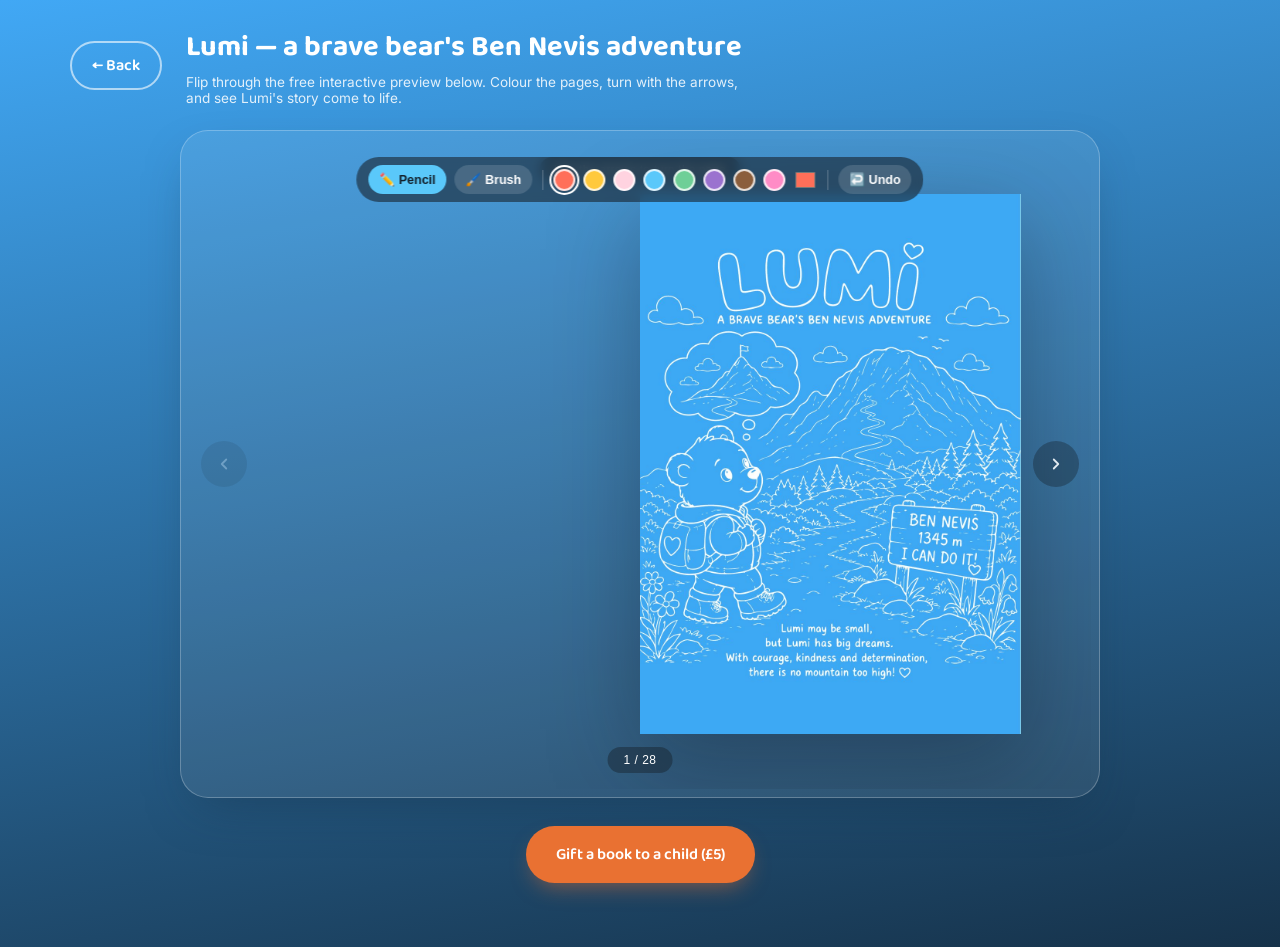
<file: Lumi Colouring book.html>
<!DOCTYPE html>
<html lang="en">
<head>
<meta charset="UTF-8">
<meta name="viewport" content="width=device-width, initial-scale=1.0">
<title>Lumi — interactive preview | The Children's Mind Foundation</title>
<link rel="preconnect" href="https://fonts.googleapis.com">
<link href="https://fonts.googleapis.com/css2?family=Baloo+2:wght@500;600;700;800&family=Inter:wght@400;500;600;700&display=swap" rel="stylesheet">
<style>
:root{--sky:#41A8F5;--sky-deep:#16324A;--sunset:#E97132;--lime:#92D14F;--ink:#16324A;--white:#fff}
*{box-sizing:border-box}
body{margin:0;font-family:'Inter',sans-serif;background:linear-gradient(170deg,var(--sky),var(--sky-deep));min-height:100vh;color:var(--white)}
.top-bar{display:flex;align-items:center;gap:24px;max-width:1180px;margin:0 auto;padding:24px 20px;flex-wrap:wrap}
.header{text-align:left;padding:0;max-width:none;margin:0}
.header p{font-size:.85rem;opacity:.85;margin:4px 0 0;max-width:560px}
.title-group{display:flex;flex-direction:column}
.title-group h1{font-family:'Baloo 2',sans-serif;font-size:clamp(1.3rem,3vw,1.8rem);margin:0}
.back-link{display:inline-flex;align-items:center;gap:8px;color:var(--white);text-decoration:none;font-family:'Baloo 2',sans-serif;font-weight:600;font-size:1rem;padding:10px 20px;border:2px solid rgba(255,255,255,.6);border-radius:99px;transition:background .15s ease,transform .15s ease}
.back-link:hover{background:rgba(255,255,255,.15);transform:translateY(-2px)}

.book-wrap{max-width:960px;margin:0 auto;padding:0 20px 64px}
.book-frame{background:rgba(255,255,255,.08);border:1px solid rgba(255,255,255,.25);border-radius:28px;padding:8px;box-shadow:0 20px 50px -20px rgba(22,50,74,.5)}
iframe{width:100%;height:650px;border:0;border-radius:22px;background:transparent;display:block}
@media (max-width:640px){
body{display:flex;flex-direction:column;height:100dvh;overflow:hidden}
.top-bar{padding:10px 12px;gap:12px}
.title-group h1,.header{display:none}
.book-wrap{flex:1;min-height:0;padding:0 8px 8px;display:flex;flex-direction:column;gap:8px}
.book-frame{flex:1;min-height:0;display:flex;padding:6px}
iframe{flex:1;height:auto;min-height:0}
.cta-row{margin-top:0}
.btn{padding:10px 20px;font-size:.9rem}
}
.cta-row{display:flex;justify-content:center;gap:16px;flex-wrap:wrap;margin-top:28px}
.btn{display:inline-flex;align-items:center;gap:10px;font-family:'Baloo 2',sans-serif;font-weight:600;font-size:1rem;padding:14px 28px;border-radius:99px;border:2px solid transparent;text-decoration:none;transition:transform .15s ease,box-shadow .15s ease,background .15s ease}
.btn-primary{background:var(--sunset);color:var(--white);box-shadow:0 10px 22px -8px rgba(233,113,50,.55)}
.btn-primary:hover{background:#cf5f22;transform:translateY(-2px)}
a{color:var(--white)}
a:hover{color:var(--lime)}
</style>
</head>
<body>
<div class="top-bar"><a href="index.html" class="back-link" onclick="if(window.history.length>1){event.preventDefault();window.history.back();}">← Back</a><div class="title-group"><h1>Lumi — a brave bear's Ben Nevis adventure</h1><div class="header">
<p>Flip through the free interactive preview below. Colour the pages, turn with the arrows, and see Lumi's story come to life.</p>
</div></div></div>
<div class="book-wrap">
<div class="book-frame"><iframe src="lumi-preview/index.html" title="Lumi interactive coloring book preview" allowtransparency="true"></iframe></div>
<div class="cta-row"><a class="btn btn-primary" href="https://www.justgiving.com/crowdfunding/thecmf?utm_medium=CF&amp;utm_source=CL" target="_blank" rel="noopener">Gift a book to a child (£5)</a></div>
</div>
</body>
</html>
</file>
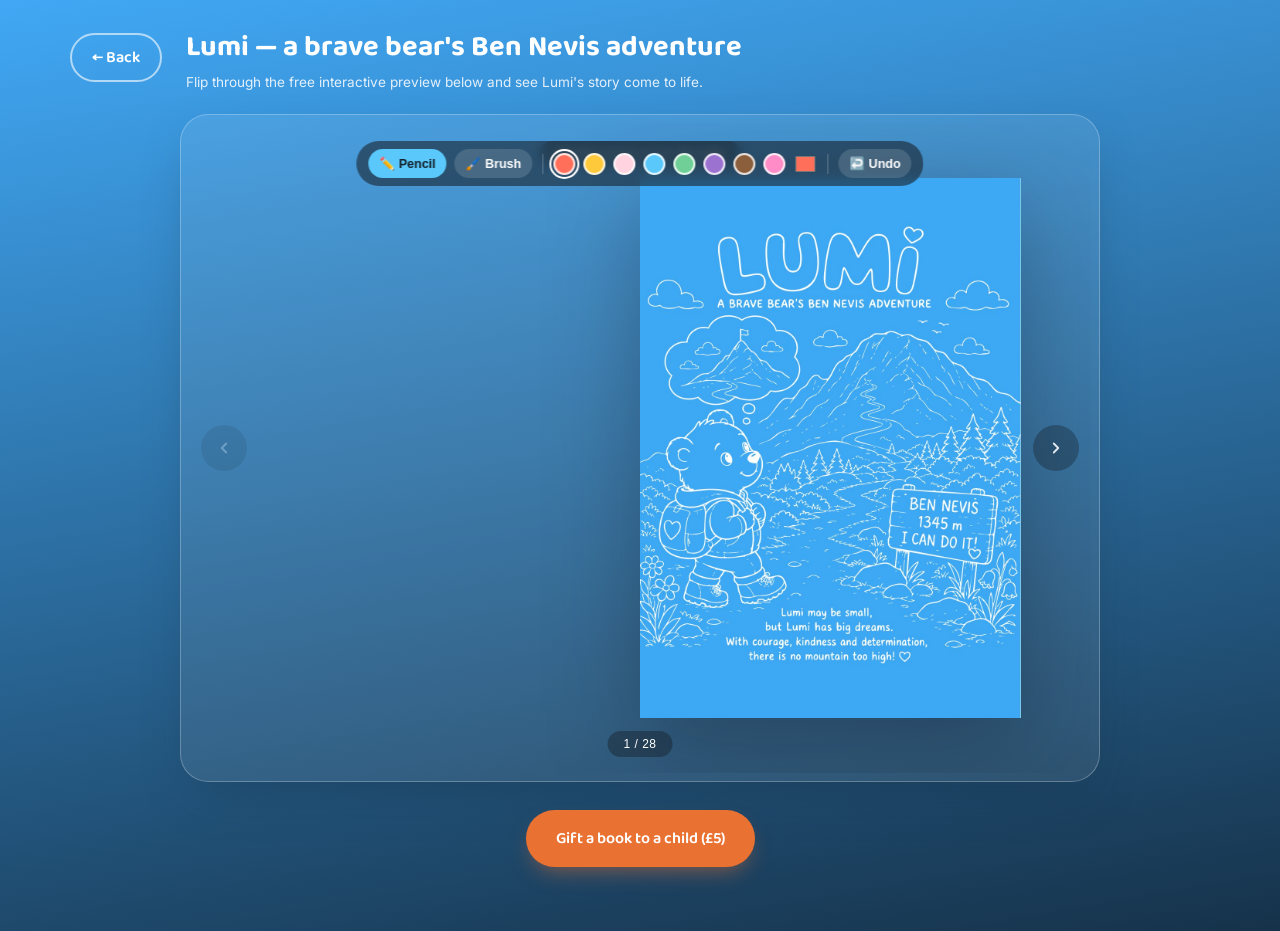
<file: Lumi Preview.html>
<!DOCTYPE html>
<html lang="en">
<head>
<meta charset="UTF-8">
<meta name="viewport" content="width=device-width, initial-scale=1.0">
<title>Lumi — interactive preview | The Children's Mind Foundation</title>
<link rel="preconnect" href="https://fonts.googleapis.com">
<link href="https://fonts.googleapis.com/css2?family=Baloo+2:wght@500;600;700;800&family=Inter:wght@400;500;600;700&display=swap" rel="stylesheet">
<style>
:root{--sky:#41A8F5;--sky-deep:#16324A;--sunset:#E97132;--lime:#92D14F;--ink:#16324A;--white:#fff}
*{box-sizing:border-box}
body{margin:0;font-family:'Inter',sans-serif;background:linear-gradient(170deg,var(--sky),var(--sky-deep));min-height:100vh;color:var(--white)}
.top-bar{display:flex;align-items:center;gap:24px;max-width:1180px;margin:0 auto;padding:24px 20px;flex-wrap:wrap}
.header{text-align:left;padding:0;max-width:none;margin:0}
.header p{font-size:.85rem;opacity:.85;margin:4px 0 0;max-width:560px}
.title-group{display:flex;flex-direction:column}
.title-group h1{font-family:'Baloo 2',sans-serif;font-size:clamp(1.3rem,3vw,1.8rem);margin:0}
.back-link{display:inline-flex;align-items:center;gap:8px;color:var(--white);text-decoration:none;font-family:'Baloo 2',sans-serif;font-weight:600;font-size:1rem;padding:10px 20px;border:2px solid rgba(255,255,255,.6);border-radius:99px;transition:background .15s ease,transform .15s ease}
.back-link:hover{background:rgba(255,255,255,.15);transform:translateY(-2px)}

.book-wrap{max-width:960px;margin:0 auto;padding:0 20px 64px}
.book-frame{background:rgba(255,255,255,.08);border:1px solid rgba(255,255,255,.25);border-radius:28px;padding:8px;box-shadow:0 20px 50px -20px rgba(22,50,74,.5)}
iframe{width:100%;height:650px;border:0;border-radius:22px;background:transparent;display:block}
@media (max-width:640px){
body{display:flex;flex-direction:column;height:100dvh;overflow:hidden}
.top-bar{padding:10px 12px;gap:12px}
.title-group h1,.header{display:none}
.book-wrap{flex:1;min-height:0;padding:0 8px 8px;display:flex;flex-direction:column;gap:8px}
.book-frame{flex:1;min-height:0;display:flex;padding:6px}
iframe{flex:1;height:auto;min-height:0}
.cta-row{margin-top:0}
.btn{padding:10px 20px;font-size:.9rem}
}
.cta-row{display:flex;justify-content:center;gap:16px;flex-wrap:wrap;margin-top:28px}
.btn{display:inline-flex;align-items:center;gap:10px;font-family:'Baloo 2',sans-serif;font-weight:600;font-size:1rem;padding:14px 28px;border-radius:99px;border:2px solid transparent;text-decoration:none;transition:transform .15s ease,box-shadow .15s ease,background .15s ease}
.btn-primary{background:var(--sunset);color:var(--white);box-shadow:0 10px 22px -8px rgba(233,113,50,.55)}
.btn-primary:hover{background:#cf5f22;transform:translateY(-2px)}
a{color:var(--white)}
a:hover{color:var(--lime)}
</style>
</head>
<body>
<div class="top-bar"><a href="The Children's Mind Foundation v2.html" class="back-link" onclick="if(window.history.length>1){event.preventDefault();window.history.back();}">← Back</a><div class="title-group"><h1>Lumi — a brave bear's Ben Nevis adventure</h1><div class="header">
<p>Flip through the free interactive preview below and see Lumi's story come to life.</p>
</div></div></div>
<div class="book-wrap">
<div class="book-frame"><iframe src="lumi-preview/index.html" title="Lumi interactive coloring book preview" allowtransparency="true"></iframe></div>
<div class="cta-row"><a class="btn btn-primary" href="https://www.justgiving.com/crowdfunding/thecmf?utm_medium=CF&amp;utm_source=CL" target="_blank" rel="noopener">Gift a book to a child (£5)</a></div>
</div>
</body>
</html>
</file>
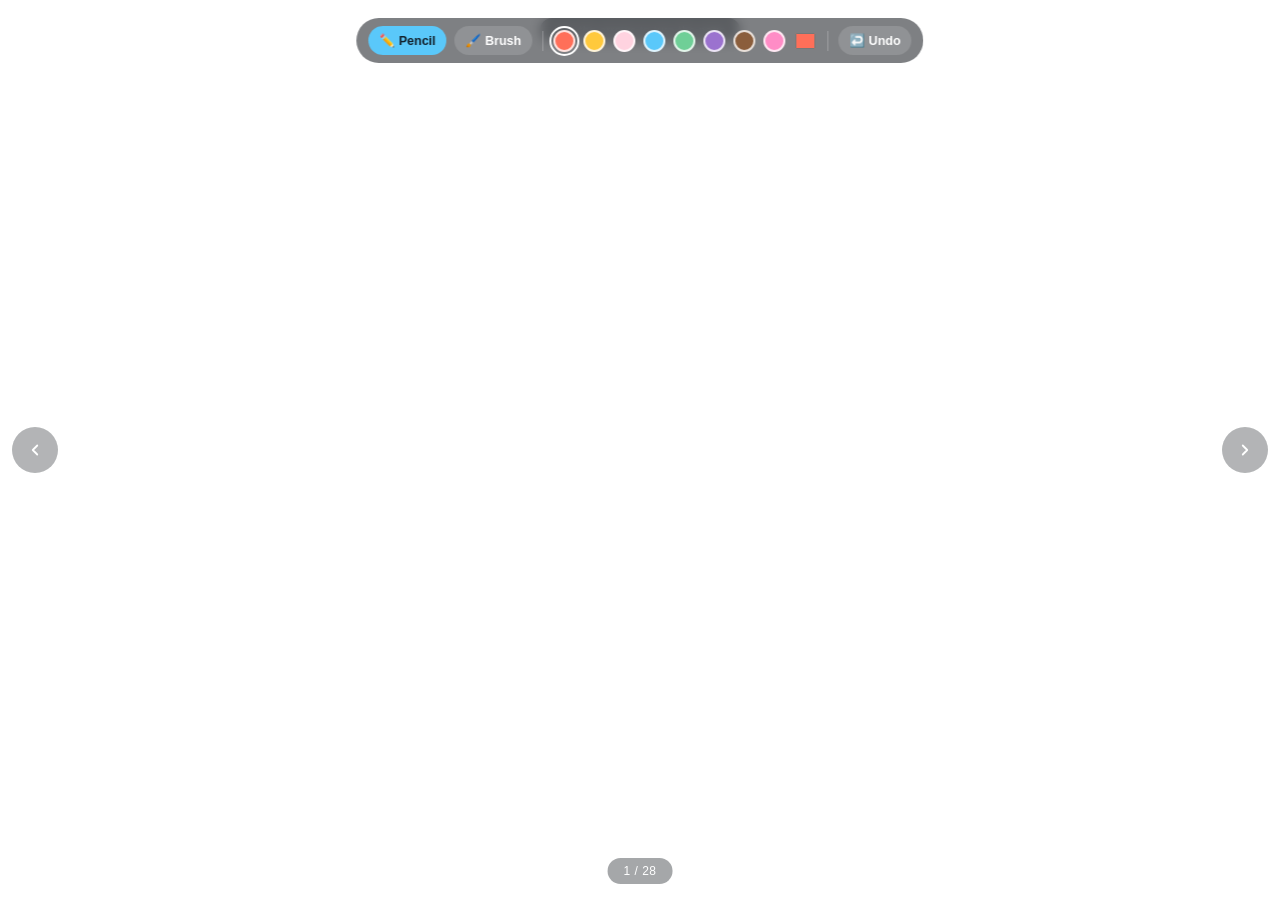
<file: lumi-preview/flipbook-src.html>
<!DOCTYPE html>
<html lang="en">
<head>
<meta charset="UTF-8">
<meta name="author" content="Best Web Studio Ltd">
<!-- Author: Best Web Studio Ltd -->
<meta name="viewport" content="width=device-width, initial-scale=1.0, maximum-scale=1.0, user-scalable=no">
<title>Preview Book</title>
<meta name="robots" content="noindex, nofollow">
<meta name="ext-resource-dependency" content="pages/page-01.jpg" data-resource-id="p01">
<meta name="ext-resource-dependency" content="pages/page-02.jpg" data-resource-id="p02">
<meta name="ext-resource-dependency" content="pages/page-03.jpg" data-resource-id="p03">
<meta name="ext-resource-dependency" content="pages/page-04.jpg" data-resource-id="p04">
<meta name="ext-resource-dependency" content="pages/page-05.jpg" data-resource-id="p05">
<meta name="ext-resource-dependency" content="pages/page-06.jpg" data-resource-id="p06">
<meta name="ext-resource-dependency" content="pages/page-07.jpg" data-resource-id="p07">
<meta name="ext-resource-dependency" content="pages/page-08.jpg" data-resource-id="p08">
<meta name="ext-resource-dependency" content="pages/page-09.jpg" data-resource-id="p09">
<meta name="ext-resource-dependency" content="pages/page-10.jpg" data-resource-id="p10">
<meta name="ext-resource-dependency" content="pages/page-11.jpg" data-resource-id="p11">
<meta name="ext-resource-dependency" content="pages/page-12.jpg" data-resource-id="p12">
<meta name="ext-resource-dependency" content="pages/page-13.jpg" data-resource-id="p13">
<meta name="ext-resource-dependency" content="pages/page-14.jpg" data-resource-id="p14">
<meta name="ext-resource-dependency" content="pages/page-15.jpg" data-resource-id="p15">
<meta name="ext-resource-dependency" content="pages/page-16.jpg" data-resource-id="p16">
<meta name="ext-resource-dependency" content="pages/page-17.jpg" data-resource-id="p17">
<meta name="ext-resource-dependency" content="pages/page-18.jpg" data-resource-id="p18">
<meta name="ext-resource-dependency" content="pages/page-19.jpg" data-resource-id="p19">
<meta name="ext-resource-dependency" content="pages/page-20.jpg" data-resource-id="p20">
<meta name="ext-resource-dependency" content="pages/page-21.jpg" data-resource-id="p21">
<meta name="ext-resource-dependency" content="pages/page-22.jpg" data-resource-id="p22">
<meta name="ext-resource-dependency" content="pages/page-23.jpg" data-resource-id="p23">
<meta name="ext-resource-dependency" content="pages/page-24.jpg" data-resource-id="p24">
<meta name="ext-resource-dependency" content="pages/page-25.jpg" data-resource-id="p25">
<meta name="ext-resource-dependency" content="pages/page-26.jpg" data-resource-id="p26">
<meta name="ext-resource-dependency" content="pages/page-27.jpg" data-resource-id="p27">
<meta name="ext-resource-dependency" content="pages/page-28.jpg" data-resource-id="p28">
<template id="__bundler_thumbnail" data-bg-color="#16324A">
<svg viewBox="0 0 100 100" xmlns="http://www.w3.org/2000/svg"><rect width="100" height="100" fill="#16324A"/><rect x="20" y="15" width="60" height="70" rx="4" fill="#fff"/><line x1="50" y1="15" x2="50" y2="85" stroke="#41A8F5" stroke-width="2"/></svg>
</template>
<style>
  :root{
    --arrow-bg: rgba(20,24,30,0.38);
    --arrow-bg-hover: rgba(20,24,30,0.58);
    --ui-color: #ffffff;
    --shadow: 0 30px 60px -20px rgba(15,20,30,0.35), 0 10px 25px -10px rgba(15,20,30,0.25);
  }

  html, body{
    margin:0;
    padding:0;
    background: transparent !important;
    height:100%;
    overflow:hidden;
  }

  *{
    box-sizing:border-box;
    -webkit-user-drag:none;
    -webkit-tap-highlight-color: transparent;
  }

  body{
    font-family: -apple-system, BlinkMacSystemFont, "Segoe UI", Roboto, Helvetica, Arial, sans-serif;
    user-select:none;
    -webkit-user-select:none;
    -moz-user-select:none;
    -ms-user-select:none;
  }

  #stage{
    position:relative;
    width:100%;
    height:100vh;
    display:flex;
    align-items:center;
    justify-content:center;
    background:transparent;
    padding: 40px 70px;
  }

  #book{
    filter: drop-shadow(0 25px 45px rgba(10,15,25,0.30));
  }

  .page{
    background:#ffffff;
    overflow:hidden;
  }

  .page-inner{
    width:100%;
    height:100%;
    background-size: cover;
    background-position: center;
    background-repeat: no-repeat;
    pointer-events:none;
  }

  .page.--left .page-shadow{
    box-shadow: inset -10px 0 20px -15px rgba(0,0,0,0.35);
  }
  .page.--right .page-shadow{
    box-shadow: inset 10px 0 20px -15px rgba(0,0,0,0.35);
  }

  /* Navigation arrows */
  .nav-arrow{
    position:absolute;
    top:50%;
    transform: translateY(-50%);
    width:46px;
    height:46px;
    border-radius:50%;
    background: var(--arrow-bg);
    border: none;
    cursor:pointer;
    display:flex;
    align-items:center;
    justify-content:center;
    transition: background 0.2s ease, opacity 0.2s ease, transform 0.2s ease;
    z-index:20;
    opacity: 0.85;
  }
  .nav-arrow:hover{
    background: var(--arrow-bg-hover);
    opacity:1;
  }
  .nav-arrow:active{
    transform: translateY(-50%) scale(0.92);
  }
  .nav-arrow svg{
    width:18px;
    height:18px;
    fill:none;
    stroke: var(--ui-color);
    stroke-width:2.4;
    stroke-linecap:round;
    stroke-linejoin:round;
  }
  .nav-arrow.--prev{ left:12px; }
  .nav-arrow.--next{ right:12px; }
  .nav-arrow[disabled]{
    opacity:0.25;
    cursor:default;
    pointer-events:none;
  }

  /* Page counter */
  #counter{
    position:absolute;
    left:50%;
    bottom:16px;
    transform: translateX(-50%);
    padding: 6px 16px;
    border-radius: 999px;
    background: var(--arrow-bg);
    color: var(--ui-color);
    font-size:12px;
    letter-spacing:0.04em;
    font-variant-numeric: tabular-nums;
    z-index:20;
    user-select:none;
    pointer-events:none;
  }

  /* Hint */
  #hint{
    position:absolute;
    left:50%;
    top:18px;
    transform: translateX(-50%);
    padding:6px 14px;
    border-radius:999px;
    background: var(--arrow-bg);
    color: var(--ui-color);
    font-size:11.5px;
    letter-spacing:0.03em;
    z-index:20;
    opacity:0.9;
    transition: opacity 0.6s ease;
    pointer-events:none;
    white-space:nowrap;
  }
  #hint.--hidden{ opacity:0; }

  @media (max-width: 640px){
    #stage{ padding: 16px 44px; }
    .nav-arrow{ width:38px; height:38px; }
    .nav-arrow.--prev{ left:4px; }
    .nav-arrow.--next{ right:4px; }
    #hint{ font-size:10.5px; padding:5px 11px; top:10px;}
    #counter{ font-size:11px; bottom:10px; }
  }

  /* ---------- coloring layer ---------- */
  .page-inner{ position:relative; }
  .color-canvas{
    position:absolute;
    top:0; left:0;
    width:100%;
    height:100%;
    touch-action:none;
    pointer-events:auto;
  }

  /* ---------- toolbar ---------- */
  #toolbar{
    position:absolute;
    left:50%;
    top:18px;
    transform: translateX(-50%);
    display:flex;
    align-items:center;
    gap:8px;
    padding:8px 12px;
    border-radius:999px;
    background: rgba(20,24,30,0.55);
    backdrop-filter: blur(6px);
    z-index:30;
    font-family: -apple-system, BlinkMacSystemFont, "Segoe UI", Roboto, Helvetica, Arial, sans-serif;
  }
  #toolbar .tbtn{
    padding:7px 11px;
    border-radius:999px;
    border:none;
    cursor:pointer;
    font-size:12.5px;
    font-weight:600;
    background: rgba(255,255,255,0.14);
    color:#fff;
    white-space:nowrap;
  }
  #toolbar .tbtn.active{ background:#5AC8FA; color:#12202b; }
  #toolbar .swatch{
    width:22px;height:22px;border-radius:50%;
    border:2px solid rgba(255,255,255,0.8);
    cursor:pointer;
    flex-shrink:0;
  }
  #toolbar .swatch.active{ outline:2px solid #fff; outline-offset:2px; }
  #toolbar input[type=color]{
    width:24px;height:24px;border:none;border-radius:50%;cursor:pointer;padding:0;background:none;
  }
  #toolbar .sep{ width:1px; height:20px; background:rgba(255,255,255,0.25); margin:0 2px; }
  @media (max-width: 640px){
    #toolbar{ top:auto; bottom:44px; max-width:94vw; overflow-x:auto; padding:6px 10px; gap:6px; }
    #toolbar .tbtn{ padding:6px 9px; font-size:11px; }
  }
</style>
</head>
<body>

<div id="stage">
  <div id="toolbar">
    <button class="tbtn active" id="modePencil">✏️ Pencil</button>
    <button class="tbtn" id="modeBrush">🖌️ Brush</button>
    <div class="sep"></div>
    <div class="swatch active" data-color="#FF6F59" style="background:#FF6F59"></div>
    <div class="swatch" data-color="#FFC93C" style="background:#FFC93C"></div>
    <div class="swatch" data-color="#FFD3E0" style="background:#FFD3E0"></div>
    <div class="swatch" data-color="#5AC8FA" style="background:#5AC8FA"></div>
    <div class="swatch" data-color="#6FCF97" style="background:#6FCF97"></div>
    <div class="swatch" data-color="#9B72CF" style="background:#9B72CF"></div>
    <div class="swatch" data-color="#8B5E3C" style="background:#8B5E3C"></div>
    <div class="swatch" data-color="#FF8CC6" style="background:#FF8CC6"></div>
    <input type="color" id="customColor" value="#FF6F59">
    <div class="sep"></div>
    <button class="tbtn" id="undoBtn">↩️ Undo</button>
  </div>

  <button class="nav-arrow --prev" id="btnPrev" aria-label="Previous page">
    <svg viewBox="0 0 24 24"><polyline points="15 18 9 12 15 6"></polyline></svg>
  </button>

  <div id="book"></div>

  <button class="nav-arrow --next" id="btnNext" aria-label="Next page">
    <svg viewBox="0 0 24 24"><polyline points="9 18 15 12 9 6"></polyline></svg>
  </button>

  <div id="hint">Use the arrows to turn the page</div>
  <div id="counter">1 / 28</div>
</div>

<script src="page-flip.browser.js"></script>
<script>
(function(){
  "use strict";

  /* ---------------------------------------------------------
     Basic copy-protection deterrents.
     Note: no client-side measure can make images fully
     un-copyable (screenshots always work) — this only raises
     the bar for casual right-click / drag / devtools saving.
  --------------------------------------------------------- */
  document.addEventListener('contextmenu', function(e){ e.preventDefault(); }, false);
  document.addEventListener('dragstart', function(e){ e.preventDefault(); }, false);
  document.addEventListener('selectstart', function(e){ e.preventDefault(); }, false);
  document.addEventListener('keydown', function(e){
    var k = e.key ? e.key.toLowerCase() : '';
    if (k === 'f12') { e.preventDefault(); return; }
    if ((e.ctrlKey || e.metaKey) && e.shiftKey && (k === 'i' || k === 'j' || k === 'c')) { e.preventDefault(); return; }
    if ((e.ctrlKey || e.metaKey) && (k === 'u' || k === 's')) { e.preventDefault(); return; }
  }, false);

  /* ---------------------------------------------------------
     Build page list.
     Pages 1 and 30 (front / back cover) are marked hard.
  --------------------------------------------------------- */
  var PAGE_MARGIN = 22;  // keep strokes inside this frame

  // Draws a black frame marking the paintable area, matching the printed
  // border already visible on some pages - open on the spine side (no line
  // there, just like a real book's inner margin), rounded on the two outer
  // corners.
  function drawPaintFrame(ctx, w, h, isLeftPage){
    var r = 20, lw = 7;
    var T = PAGE_MARGIN, B = PAGE_MARGIN;
    var outer = PAGE_MARGIN, spine = 0;
    var L = isLeftPage ? outer : spine;
    var R = isLeftPage ? spine : outer;
    ctx.save();
    ctx.strokeStyle = '#111';
    ctx.lineWidth = lw;
    ctx.lineJoin = 'round';
    ctx.lineCap = 'round';
    ctx.beginPath();
    if (isLeftPage) {
      ctx.moveTo(w-R, T);
      ctx.lineTo(L+r, T);
      ctx.arcTo(L, T, L, T+r, r);
      ctx.lineTo(L, h-B-r);
      ctx.arcTo(L, h-B, L+r, h-B, r);
      ctx.lineTo(w-R, h-B);
    } else {
      ctx.moveTo(L, T);
      ctx.lineTo(w-R-r, T);
      ctx.arcTo(w-R, T, w-R, T+r, r);
      ctx.lineTo(w-R, h-B-r);
      ctx.arcTo(w-R, h-B, w-R-r, h-B, r);
      ctx.lineTo(L, h-B);
    }
    ctx.stroke();
    ctx.restore();
  }

  var TOTAL_PAGES = 28;
  var FIRST_CONTENT_PAGE = 3;   // 1 = front cover, 2 = inside-front cover
  var LAST_CONTENT_PAGE = 26;   // 27 = inside-back cover, 28 = back cover
  var bookEl = document.getElementById('book');
  var canvasByPage = {}; // pageNum -> {canvas, ctx, history, img}

  for (var i = 1; i <= TOTAL_PAGES; i++) {
    var num = ('0' + i).slice(-2);
    var isCover = (i === 1 || i === TOTAL_PAGES);

    var pageDiv = document.createElement('div');
    pageDiv.className = 'page';
    if (isCover) pageDiv.setAttribute('data-density', 'hard');

    var inner = document.createElement('div');
    inner.className = 'page-inner';

    var isColorable = (i >= FIRST_CONTENT_PAGE && i <= LAST_CONTENT_PAGE);

    inner.style.backgroundImage = "url('" + window.__resources["p" + num] + "')";
    inner.style.backgroundSize = 'cover';
    inner.style.backgroundPosition = 'center';
    inner.style.backgroundRepeat = 'no-repeat';

    if (isColorable) {
      (function(pageNum){
        var canvas = document.createElement('canvas');
        canvas.className = 'color-canvas';
        canvas.width = 986; canvas.height = 1400;
        inner.appendChild(canvas);
        var ctx = canvas.getContext('2d', {willReadFrequently:true});
        if (pageNum !== 3 && pageNum !== 26) {
          drawPaintFrame(ctx, canvas.width, canvas.height, pageNum % 2 === 0);
        }
        // baseline (frame only, no strokes) - never has an external image
        // drawn into it, so it's never tainted and getImageData/putImageData
        // always work, even when this file is opened directly (file://).
        var entry = {canvas:canvas, ctx:ctx, history:[ctx.getImageData(0,0,canvas.width,canvas.height)], loaded:true};
        canvasByPage[pageNum] = entry;
        attachDrawing(entry, pageNum);
      })(i);
    }


    pageDiv.appendChild(inner);
    bookEl.appendChild(pageDiv);
  }

  /* ---------------------------------------------------------
     Sizing: page images are 986 x 1400 px (ratio ~0.7043)
  --------------------------------------------------------- */
  function computeSize() {
    var padX = window.innerWidth <= 640 ? 88 : 200;
    var padY = window.innerWidth <= 640 ? 60 : 120;
    var availW = window.innerWidth - padX;
    var availH = window.innerHeight - padY;

    var ratio = 986 / 1400;
    var singleW = Math.min(availW / 2, availH * ratio);
    var singleH = singleW / ratio;

    singleW = Math.max(180, Math.min(singleW, 560));
    singleH = singleW / ratio;

    return { w: Math.round(singleW), h: Math.round(singleH) };
  }

  var size = computeSize();

  /* ---------------------------------------------------------
     Coloring: pencil + brush, clipped to the artwork frame.
     Each page has its own canvas, so a stroke that crosses the
     book's spine has to hand off from one canvas to the other -
     handled globally (at document level) so it feels seamless.
  --------------------------------------------------------- */
  var mode = 'pencil';
  var currentColor = '#FF6F59';
  var lastActivePage = null;
  var activePage = null; // pageNum currently being drawn on, or null

  function attachDrawing(entry, pageNum){
    var canvas = entry.canvas, ctx = entry.ctx;
    var preStrokeSnapshot = null, scratch = null, scratchCtx = null;

    function getPos(clientX, clientY){
      var rect = canvas.getBoundingClientRect();
      var scaleX = canvas.width/rect.width, scaleY = canvas.height/rect.height;
      return [Math.floor((clientX-rect.left)*scaleX), Math.floor((clientY-rect.top)*scaleY)];
    }
    function isInside(clientX, clientY){
      var rect = canvas.getBoundingClientRect();
      return clientX>=rect.left && clientX<=rect.right && clientY>=rect.top && clientY<=rect.bottom;
    }
    function composite(){
      var w=canvas.width, h=canvas.height;
      ctx.putImageData(preStrokeSnapshot,0,0);
      ctx.save();
      ctx.beginPath();
      // Even page numbers sit on the LEFT of a spread, odd on the RIGHT
      // (fixed by this book's pagination: 1 alone, then (2,3)(4,5)...(26,27), 28 alone).
      // Skip the inset on whichever side faces the spine, so there's no
      // dead unpaintable strip right where the two pages meet.
      var isLeftPage = (pageNum % 2 === 0);
      var leftInset  = isLeftPage ? PAGE_MARGIN : 0;
      var rightInset = isLeftPage ? 0 : PAGE_MARGIN;
      ctx.rect(leftInset, PAGE_MARGIN, w-leftInset-rightInset, h-2*PAGE_MARGIN);
      ctx.clip();
      ctx.globalAlpha = 0.55;
      ctx.drawImage(scratch,0,0);
      ctx.restore();
    }
    function beginStroke(clientX, clientY){
      if(!entry.loaded) return;
      lastActivePage = pageNum;
      activePage = pageNum;
      var p = getPos(clientX, clientY), x=p[0], y=p[1];
      var w=canvas.width, h=canvas.height;
      preStrokeSnapshot = ctx.getImageData(0,0,w,h);
      scratch = document.createElement('canvas');
      scratch.width=w; scratch.height=h;
      scratchCtx = scratch.getContext('2d');
      scratchCtx.strokeStyle=currentColor; scratchCtx.fillStyle=currentColor;
      var lw = mode==='pencil' ? 9 : 32;
      scratchCtx.lineWidth=lw; scratchCtx.lineJoin='round'; scratchCtx.lineCap='round';
      scratchCtx.beginPath(); scratchCtx.arc(x,y,lw/2,0,Math.PI*2); scratchCtx.fill();
      scratchCtx.beginPath(); scratchCtx.moveTo(x,y);
      composite();
    }
    function continueStroke(clientX, clientY){
      var p = getPos(clientX, clientY);
      scratchCtx.lineTo(p[0],p[1]); scratchCtx.stroke();
      scratchCtx.beginPath(); scratchCtx.moveTo(p[0],p[1]);
      composite();
    }
    function endStroke(){
      entry.history.push(ctx.getImageData(0,0,canvas.width,canvas.height));
      if(entry.history.length>12) entry.history.shift();
      scratch=null; scratchCtx=null; preStrokeSnapshot=null;
    }
    entry.beginStroke = beginStroke;
    entry.continueStroke = continueStroke;
    entry.endStroke = endStroke;
    entry.isInside = isInside;
    entry.getPos = getPos;

    canvas.addEventListener('mousedown', function(e){ e.stopPropagation(); beginStroke(e.clientX, e.clientY); });
    canvas.addEventListener('touchstart', function(e){ e.preventDefault(); e.stopPropagation(); var t=e.touches[0]; beginStroke(t.clientX, t.clientY); }, {passive:false});
    canvas.addEventListener('contextmenu', function(e){ e.preventDefault(); });
    entry.undo = function(){
      if(entry.history.length>1){
        entry.history.pop();
        ctx.putImageData(entry.history[entry.history.length-1],0,0);
      }
    };
  }

  // Global handoff: once a stroke is active, follow the pointer across
  // pages so drawing continues smoothly across the book's spine.
  function handleGlobalMove(clientX, clientY){
    if(activePage===null) return;
    var current = canvasByPage[activePage];
    if(current && current.isInside(clientX, clientY)){
      current.continueStroke(clientX, clientY);
      return;
    }
    // pointer moved onto a different page (or off it) - hand off the stroke
    for (var pn in canvasByPage) {
      var entry = canvasByPage[pn];
      if (entry.isInside(clientX, clientY)) {
        if (current) current.endStroke();
        activePage = Number(pn);
        entry.beginStroke(clientX, clientY);
        return;
      }
    }
    // pointer is over neither page (in the gutter/margin) - just pause;
    // resumes automatically once it re-enters a page canvas
  }
  function handleGlobalUp(){
    if(activePage===null) return;
    var current = canvasByPage[activePage];
    if(current) current.endStroke();
    activePage = null;
  }
  document.addEventListener('mousemove', function(e){ handleGlobalMove(e.clientX, e.clientY); });
  document.addEventListener('mouseup', handleGlobalUp);
  document.addEventListener('touchmove', function(e){
    if(activePage===null) return;
    e.preventDefault();
    var t = e.touches[0];
    handleGlobalMove(t.clientX, t.clientY);
  }, {passive:false});
  document.addEventListener('touchend', handleGlobalUp);

  var modePencilBtn = document.getElementById('modePencil');
  var modeBrushBtn = document.getElementById('modeBrush');
  modePencilBtn.addEventListener('click', function(){
    mode='pencil'; modePencilBtn.classList.add('active'); modeBrushBtn.classList.remove('active');
  });
  modeBrushBtn.addEventListener('click', function(){
    mode='brush'; modeBrushBtn.classList.add('active'); modePencilBtn.classList.remove('active');
  });
  Array.prototype.forEach.call(document.querySelectorAll('#toolbar .swatch'), function(s){
    s.addEventListener('click', function(){
      Array.prototype.forEach.call(document.querySelectorAll('#toolbar .swatch'), function(x){ x.classList.remove('active'); });
      s.classList.add('active');
      currentColor = s.dataset.color;
    });
  });
  document.getElementById('customColor').addEventListener('input', function(e){
    currentColor = e.target.value;
    Array.prototype.forEach.call(document.querySelectorAll('#toolbar .swatch'), function(x){ x.classList.remove('active'); });
  });
  document.getElementById('undoBtn').addEventListener('click', function(){
    var p = lastActivePage || (pageFlip.getCurrentPageIndex()+1);
    if(canvasByPage[p]) canvasByPage[p].undo();
  });
  // keep toolbar clicks/drags from ever reaching the book's drag-to-turn logic
  document.getElementById('toolbar').addEventListener('mousedown', function(e){ e.stopPropagation(); });
  document.getElementById('toolbar').addEventListener('touchstart', function(e){ e.stopPropagation(); }, {passive:true});


  var pageFlip = new St.PageFlip(bookEl, {
    width: size.w,
    height: size.h,
    size: 'stretch',
    minWidth: 180,
    maxWidth: 560,
    minHeight: 250,
    maxHeight: 800,
    showCover: true,
    usePortrait: true,
    maxShadowOpacity: 0.5,
    mobileScrollSupport: true,
    swipeDistance: 20,
    flippingTime: 700,
    useMouseEvents: false,
    showPageCorners: false
  });

  pageFlip.loadFromHTML(document.querySelectorAll('.page'));

  /* ---------------------------------------------------------
     Controls
  --------------------------------------------------------- */
  var counterEl = document.getElementById('counter');
  var btnPrev = document.getElementById('btnPrev');
  var btnNext = document.getElementById('btnNext');
  var hintEl = document.getElementById('hint');

  function updateUI() {
    var current = pageFlip.getCurrentPageIndex() + 1;
    var total = pageFlip.getPageCount();
    counterEl.textContent = current + ' / ' + total;
    btnPrev.disabled = current <= 1;
    btnNext.disabled = current >= total;
  }

  pageFlip.on('flip', updateUI);
  pageFlip.on('init', updateUI);

  btnPrev.addEventListener('click', function(){ pageFlip.flipPrev(); });
  btnNext.addEventListener('click', function(){ pageFlip.flipNext(); });

  document.addEventListener('keydown', function(e){
    if (e.key === 'ArrowLeft') pageFlip.flipPrev();
    if (e.key === 'ArrowRight') pageFlip.flipNext();
  });

  var hintHidden = false;
  function hideHint(){
    if (hintHidden) return;
    hintHidden = true;
    hintEl.classList.add('--hidden');
  }
  pageFlip.on('flip', hideHint);
  setTimeout(hideHint, 5000);

  /* ---------------------------------------------------------
     Responsive resize
  --------------------------------------------------------- */
  var resizeTimer;
  window.addEventListener('resize', function(){
    clearTimeout(resizeTimer);
    resizeTimer = setTimeout(function(){
      var s = computeSize();
      pageFlip.update();
    }, 150);
  });

})();
</script>

</body>
</html>
</file>
